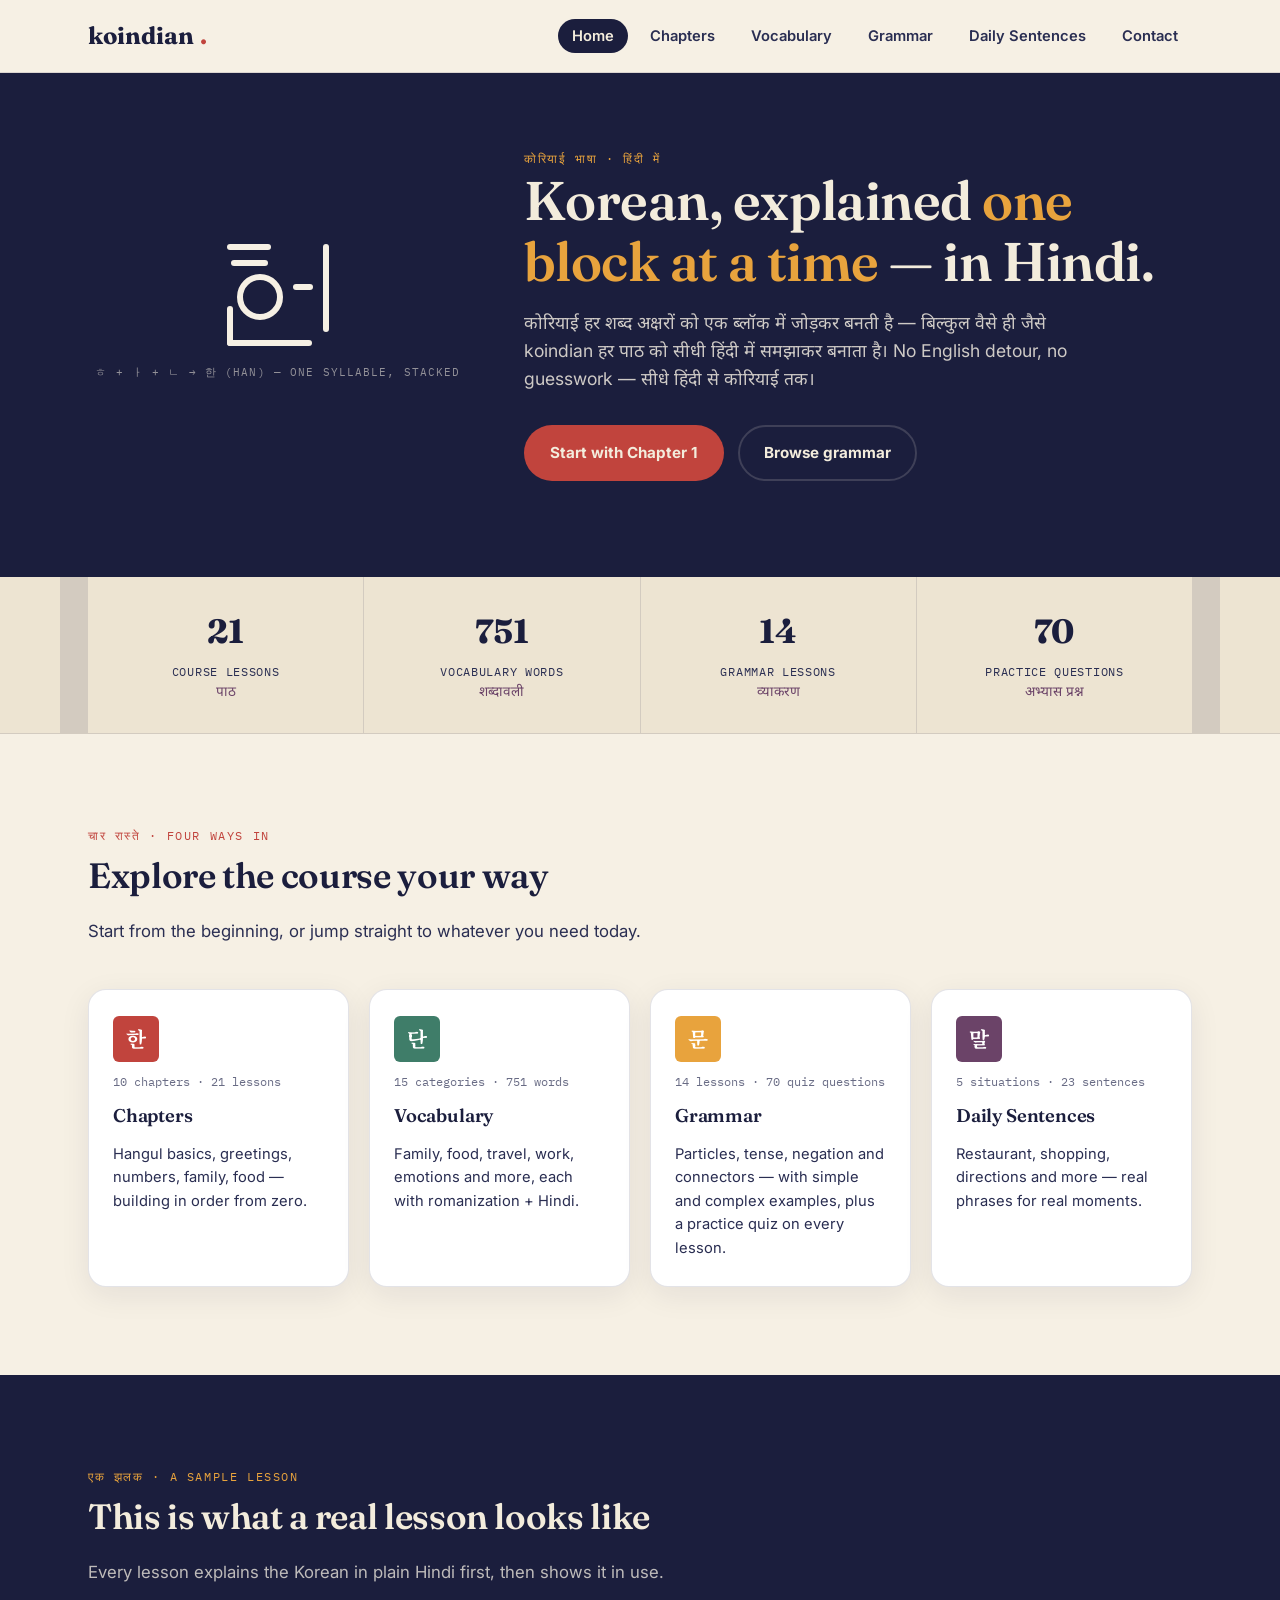
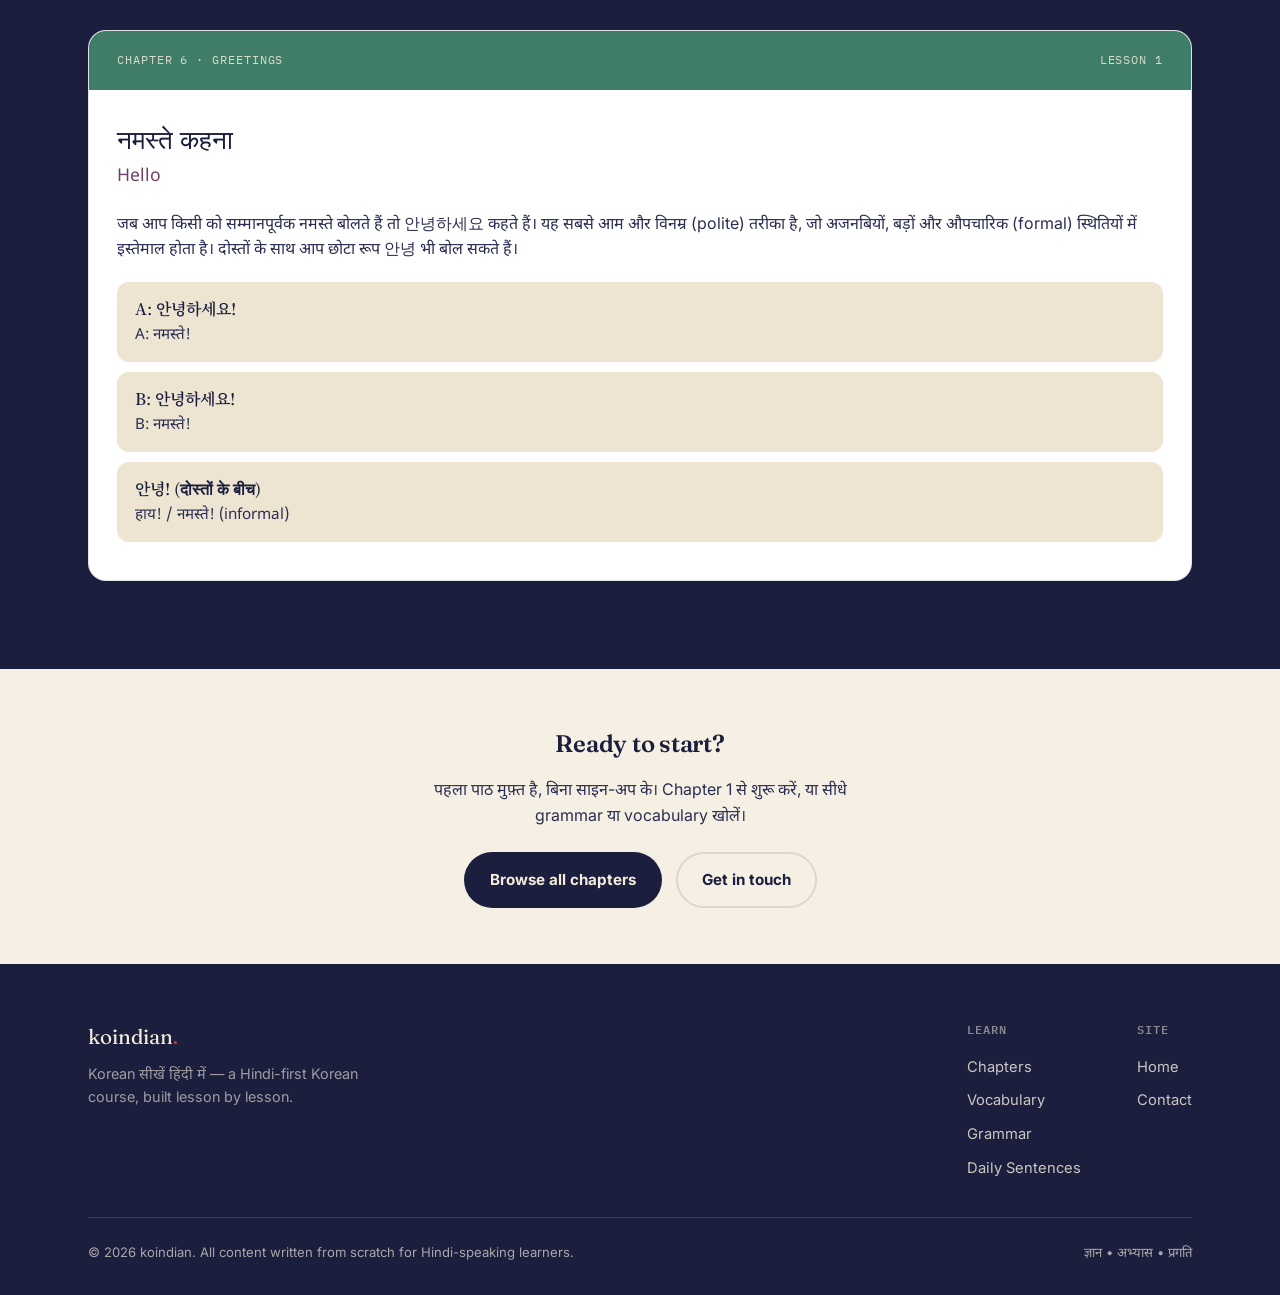
<file: index.html>
<!DOCTYPE html>
<html lang="en">
<head>
<meta charset="UTF-8">
<meta name="viewport" content="width=device-width, initial-scale=1.0">
<title>koindian — Korean सीखें हिंदी में</title>
<meta name="description" content="A Hindi-first Korean course: chapters, vocabulary, grammar and daily sentences, explained entirely in Hindi.">
<link rel="preconnect" href="https://fonts.googleapis.com">
<link rel="preconnect" href="https://fonts.gstatic.com" crossorigin>
<link href="https://fonts.googleapis.com/css2?family=Fraunces:opsz,wght@9..144,500;9..144,600;9..144,700&family=Inter:wght@400;500;600;700&family=Noto+Serif+KR:wght@500;600;700&family=Noto+Sans+Devanagari:wght@400;500;600;700&family=IBM+Plex+Mono:wght@500;600&display=swap" rel="stylesheet">
<link rel="stylesheet" href="css/style.css">
</head>
<body>

<nav class="site-nav" id="site-nav"></nav>

<header class="hero">
  <div class="wrap">
    <div>
      <div class="hangul-build" aria-hidden="true">
        <div class="stroke s1"></div>
        <div class="stroke s2"></div>
        <div class="stroke s3"></div>
        <div class="stroke s4"></div>
        <div class="stroke s5"></div>
        <div class="stroke s6"></div>
        <div class="stroke s7"></div>
      </div>
      <div class="hangul-caption">ㅎ + ㅏ + ㄴ → 한 (han) — one syllable, stacked</div>
    </div>
    <div>
      <div class="eyebrow" style="color:var(--marigold);">कोरियाई भाषा · हिंदी में</div>
      <h1>Korean, explained <span class="accent">one block at a time</span> — in Hindi.</h1>
      <p class="lede">
        कोरियाई हर शब्द अक्षरों को एक ब्लॉक में जोड़कर बनती है — बिल्कुल वैसे ही जैसे koindian हर पाठ को
        सीधी हिंदी में समझाकर बनाता है। No English detour, no guesswork — सीधे हिंदी से कोरियाई तक।
      </p>
      <div class="btn-row">
        <a href="chapters.html" class="btn btn-primary">Start with Chapter 1</a>
        <a href="grammar.html" class="btn btn-ghost">Browse grammar</a>
      </div>
    </div>
  </div>
</header>

<section class="stats">
  <div class="wrap">
    <div class="stat-plaque">
      <div class="num">21</div>
      <div class="label">Course Lessons</div>
      <div class="label-hi">पाठ</div>
    </div>
    <div class="stat-plaque">
      <div class="num">751</div>
      <div class="label">Vocabulary Words</div>
      <div class="label-hi">शब्दावली</div>
    </div>
    <div class="stat-plaque">
      <div class="num">14</div>
      <div class="label">Grammar Lessons</div>
      <div class="label-hi">व्याकरण</div>
    </div>
    <div class="stat-plaque">
      <div class="num">70</div>
      <div class="label">Practice Questions</div>
      <div class="label-hi">अभ्यास प्रश्न</div>
    </div>
  </div>
</section>

<section class="section">
  <div class="wrap">
    <div class="section-header">
      <div class="eyebrow">चार रास्ते · Four ways in</div>
      <h2>Explore the course your way</h2>
      <p>Start from the beginning, or jump straight to whatever you need today.</p>
    </div>
    <div class="path-grid">
      <a class="path-card" href="chapters.html">
        <div class="glyph" style="background:var(--red);">한</div>
        <div class="count">10 chapters · 21 lessons</div>
        <h3>Chapters</h3>
        <p>Hangul basics, greetings, numbers, family, food — building in order from zero.</p>
      </a>
      <a class="path-card" href="vocabulary.html">
        <div class="glyph" style="background:var(--jade);">단</div>
        <div class="count">15 categories · 751 words</div>
        <h3>Vocabulary</h3>
        <p>Family, food, travel, work, emotions and more, each with romanization + Hindi.</p>
      </a>
      <a class="path-card" href="grammar.html">
        <div class="glyph" style="background:var(--marigold);">문</div>
        <div class="count">14 lessons · 70 quiz questions</div>
        <h3>Grammar</h3>
        <p>Particles, tense, negation and connectors — with simple and complex examples, plus a practice quiz on every lesson.</p>
      </a>
      <a class="path-card" href="sentences.html">
        <div class="glyph" style="background:var(--plum);">말</div>
        <div class="count">5 situations · 23 sentences</div>
        <h3>Daily Sentences</h3>
        <p>Restaurant, shopping, directions and more — real phrases for real moments.</p>
      </a>
    </div>
  </div>
</section>

<section class="section section-ink">
  <div class="wrap">
    <div class="section-header">
      <div class="eyebrow" style="color:var(--marigold);">एक झलक · A sample lesson</div>
      <h2>This is what a real lesson looks like</h2>
      <p>Every lesson explains the Korean in plain Hindi first, then shows it in use.</p>
    </div>
    <div class="preview-card">
      <div class="preview-head">
        <span class="tag">Chapter 6 · Greetings</span>
        <span class="tag">Lesson 1</span>
      </div>
      <div class="preview-body" id="preview-lesson"></div>
    </div>
  </div>
</section>

<section class="section-tight">
  <div class="wrap center">
    <h2 style="margin-bottom:14px;">Ready to start?</h2>
    <p style="max-width:46ch;margin:0 auto 24px;color:var(--ink-soft);">पहला पाठ मुफ़्त है, बिना साइन-अप के। Chapter 1 से शुरू करें, या सीधे grammar या vocabulary खोलें।</p>
    <div class="btn-row" style="justify-content:center;">
      <a href="chapters.html" class="btn btn-ink">Browse all chapters</a>
      <a href="contact.html" class="btn btn-ghost" style="border-color:var(--line);color:var(--ink);">Get in touch</a>
    </div>
  </div>
</section>

<footer class="site-footer" id="site-footer"></footer>

<script src="js/data.js"></script>
<script src="js/app.js"></script>
<script>
  document.addEventListener("DOMContentLoaded", () => {
    const lesson = KOINDIAN.chapters.find(c => c.id === "ch6").lessons[0];
    const mount = document.getElementById("preview-lesson");
    mount.innerHTML = `
      <div class="ko-line">${lesson.titleKo}</div>
      <div class="hi-line">${lesson.title}</div>
      <p style="color:var(--ink-soft);margin-bottom:20px;">${lesson.explanationHi}</p>
      ${lesson.examples.map(ex => `
        <div class="example-bubble">
          <div class="ko">${ex.ko}</div>
          <div class="hi">${ex.hi}</div>
        </div>
      `).join("")}
    `;
  });
</script>
</body>
</html>
</file>
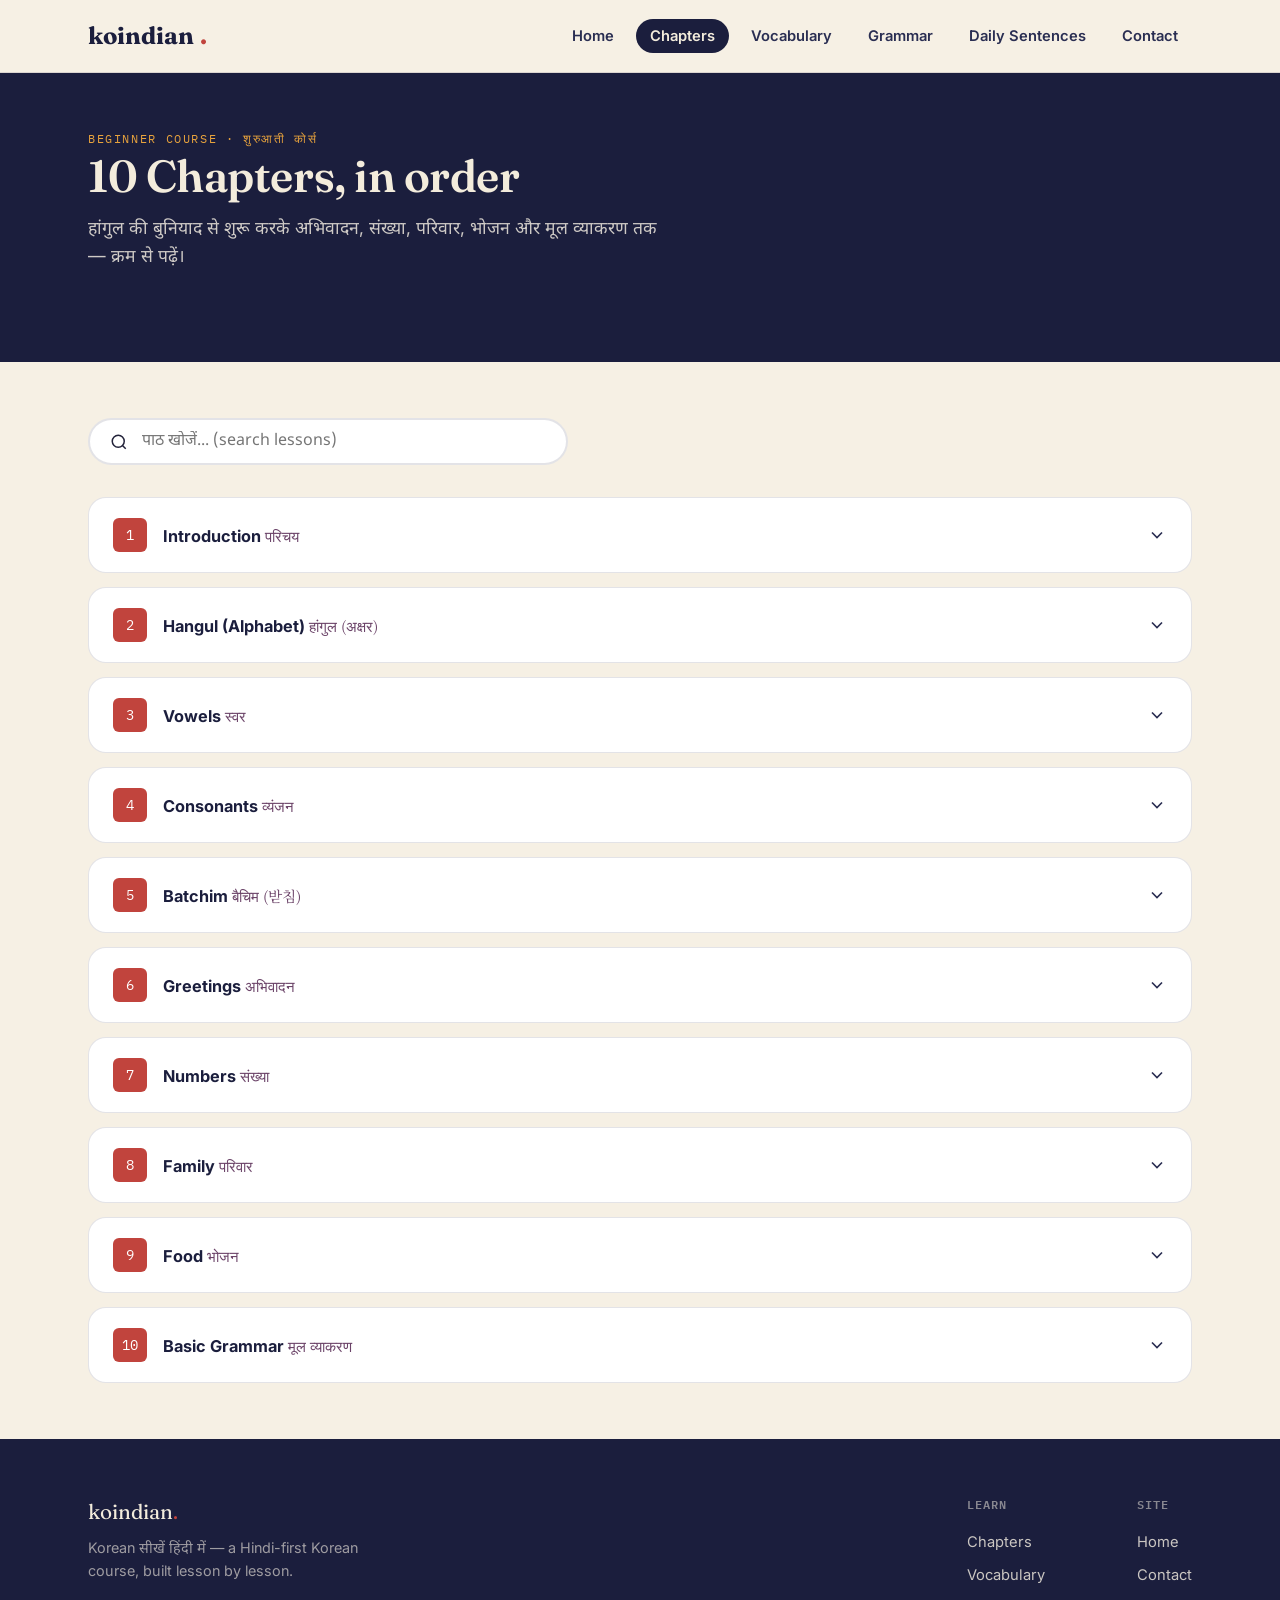
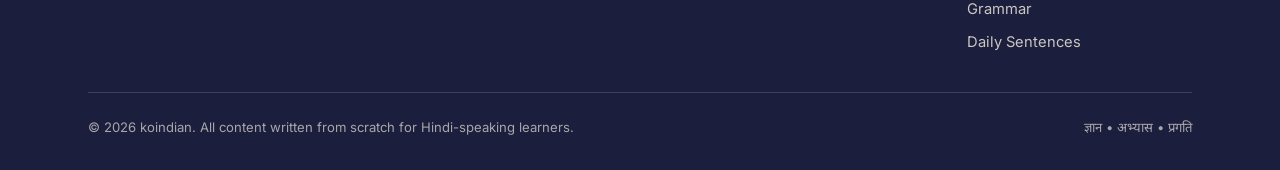
<file: chapters.html>
<!DOCTYPE html>
<html lang="en">
<head>
<meta charset="UTF-8">
<meta name="viewport" content="width=device-width, initial-scale=1.0">
<title>Chapters — koindian</title>
<meta name="description" content="10 chapters, 21 lessons — Hangul basics through beginner grammar, explained in Hindi.">
<link rel="preconnect" href="https://fonts.googleapis.com">
<link rel="preconnect" href="https://fonts.gstatic.com" crossorigin>
<link href="https://fonts.googleapis.com/css2?family=Fraunces:opsz,wght@9..144,500;9..144,600;9..144,700&family=Inter:wght@400;500;600;700&family=Noto+Serif+KR:wght@500;600;700&family=Noto+Sans+Devanagari:wght@400;500;600;700&family=IBM+Plex+Mono:wght@500;600&display=swap" rel="stylesheet">
<link rel="stylesheet" href="css/style.css">
</head>
<body>

<nav class="site-nav" id="site-nav"></nav>

<header class="hero" style="padding:52px 0 60px;">
  <div class="wrap" style="grid-template-columns:1fr;">
    <div>
      <div class="eyebrow" style="color:var(--marigold);">Beginner Course · शुरुआती कोर्स</div>
      <h1 style="font-size:clamp(2rem,4vw,2.8rem);">10 Chapters, in order</h1>
      <p class="lede">हांगुल की बुनियाद से शुरू करके अभिवादन, संख्या, परिवार, भोजन और मूल व्याकरण तक — क्रम से पढ़ें।</p>
    </div>
  </div>
</header>

<section class="section-tight">
  <div class="wrap">
    <div class="search-box" style="margin-bottom:32px;">
      <svg width="18" height="18" viewBox="0 0 24 24" fill="none" stroke="currentColor" stroke-width="2"><circle cx="11" cy="11" r="8"/><line x1="21" y1="21" x2="16.65" y2="16.65"/></svg>
      <input type="text" id="chapter-search" placeholder="पाठ खोजें... (search lessons)">
    </div>
    <div class="acc-list" id="chapter-list"></div>
  </div>
</section>

<footer class="site-footer" id="site-footer"></footer>

<script src="js/data.js"></script>
<script src="js/app.js"></script>
<script>
document.addEventListener("DOMContentLoaded", () => {
  const listEl = document.getElementById("chapter-list");

  function lessonRowHTML(chapter, lesson, idx) {
    return `
      <div>
        <div class="lesson-row" onclick="toggleLessonDetail(this)">
          <span class="dot"></span>
          <div style="flex:1;">
            <div class="en">${idx + 1}. ${lesson.title}</div>
            <div class="ko kr">${lesson.titleKo}</div>
          </div>
        </div>
        <div class="lesson-detail">
          <span class="explain-label">Explanation · व्याख्या</span>
          <p class="explain hi">${lesson.explanationHi}</p>
          ${lesson.examples.map(ex => `
            <div class="example-bubble">
              <div class="ko kr">${ex.ko}</div>
              <div class="hi">${ex.hi}</div>
            </div>
          `).join("")}
        </div>
      </div>
    `;
  }

  function render(filter) {
    const f = (filter || "").trim().toLowerCase();
    listEl.innerHTML = "";
    KOINDIAN.chapters.forEach((chapter) => {
      const matchingLessons = chapter.lessons.filter(l =>
        !f ||
        l.title.toLowerCase().includes(f) ||
        l.titleKo.includes(filter || "") ||
        l.explanationHi.includes(filter || "")
      );
      if (f && matchingLessons.length === 0) return;

      const item = document.createElement("div");
      item.className = "acc-item" + (f ? " open" : "");
      item.innerHTML = `
        <button class="acc-trigger" onclick="toggleAccordion(this)" aria-expanded="${f ? "true" : "false"}">
          <span class="acc-number">${chapter.number}</span>
          <span class="acc-title">
            <span class="en">${chapter.title}</span>
            <span class="ko kr">${chapter.titleKo}</span>
          </span>
          <svg class="acc-chevron" width="20" height="20" viewBox="0 0 24 24" fill="none" stroke="currentColor" stroke-width="2"><polyline points="6 9 12 15 18 9"/></svg>
        </button>
        <div class="acc-panel">
          <div class="acc-panel-inner">
            ${matchingLessons.map((l, i) => lessonRowHTML(chapter, l, chapter.lessons.indexOf(l))).join("")}
          </div>
        </div>
      `;
      listEl.appendChild(item);
    });
    if (listEl.children.length === 0) {
      listEl.innerHTML = `<div class="empty-state"><p class="hi">कोई पाठ नहीं मिला।</p></div>`;
    }
  }

  render("");
  document.getElementById("chapter-search").addEventListener("input", (e) => render(e.target.value));
});
</script>
</body>
</html>
</file>
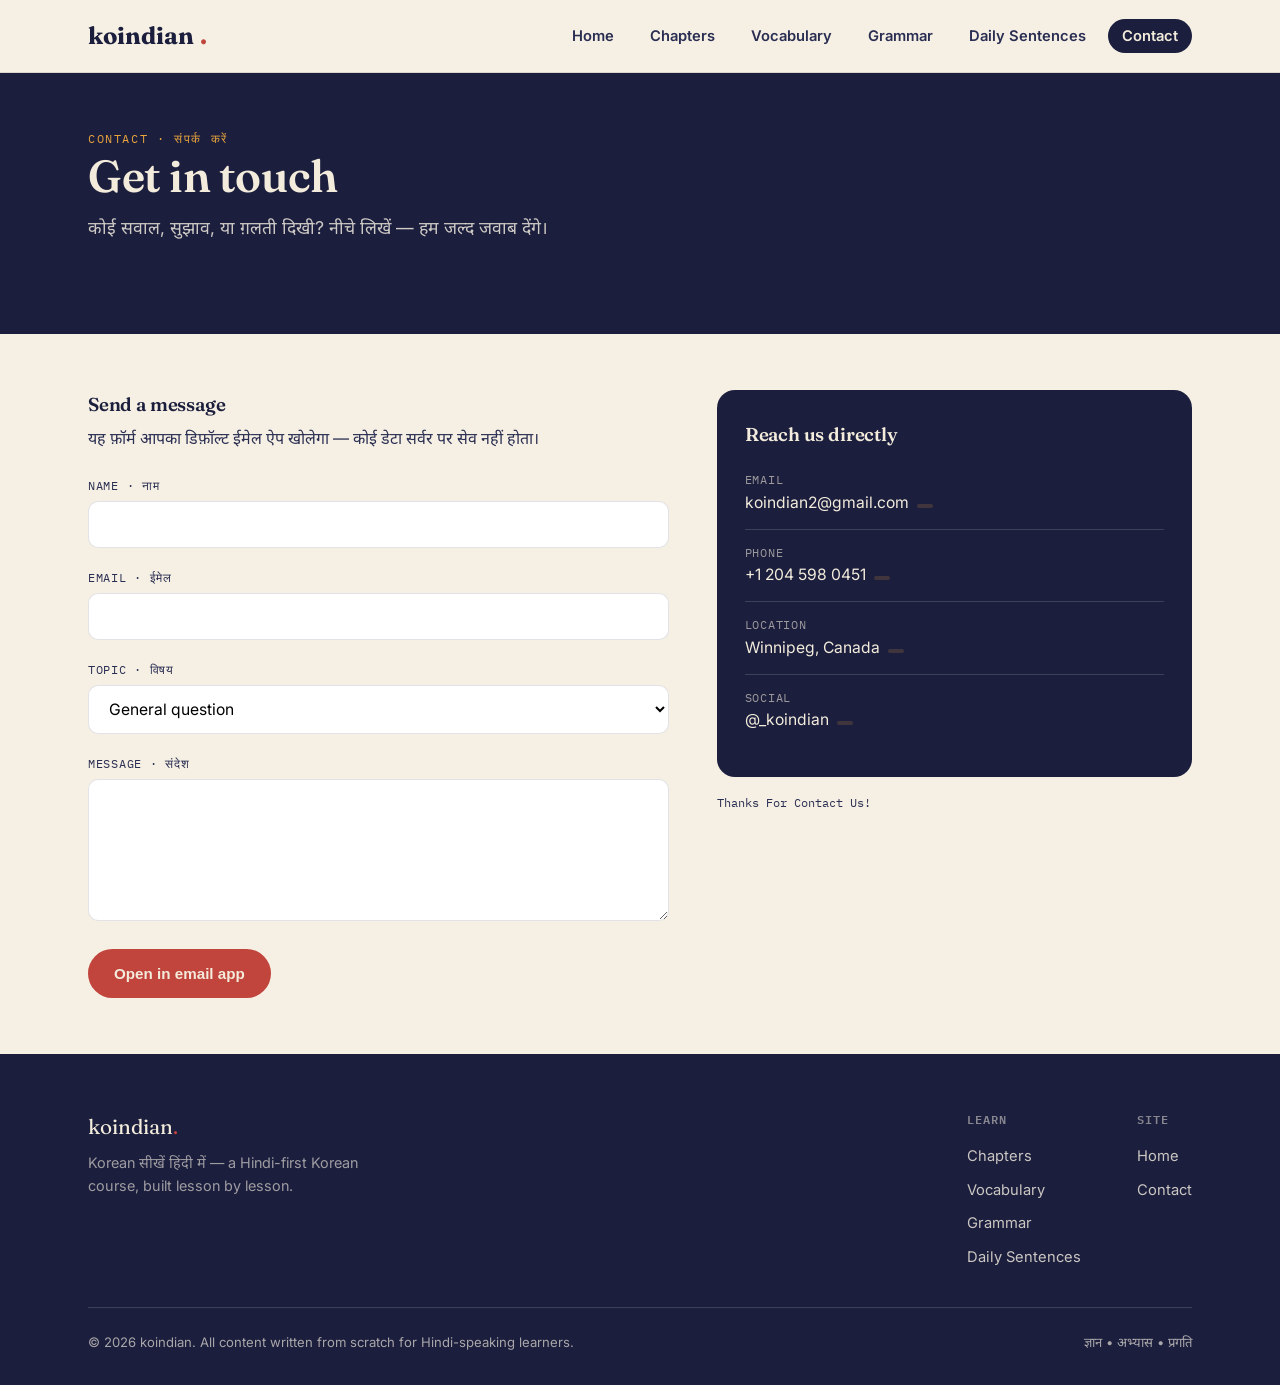
<file: contact.html>
<!DOCTYPE html>
<html lang="en">
<head>
<meta charset="UTF-8">
<meta name="viewport" content="width=device-width, initial-scale=1.0">
<title>Contact — koindian</title>
<meta name="description" content="Get in touch with the koindian team.">
<link rel="preconnect" href="https://fonts.googleapis.com">
<link rel="preconnect" href="https://fonts.gstatic.com" crossorigin>
<link href="https://fonts.googleapis.com/css2?family=Fraunces:opsz,wght@9..144,500;9..144,600;9..144,700&family=Inter:wght@400;500;600;700&family=Noto+Serif+KR:wght@500;600;700&family=Noto+Sans+Devanagari:wght@400;500;600;700&family=IBM+Plex+Mono:wght@500;600&display=swap" rel="stylesheet">
<link rel="stylesheet" href="css/style.css">
</head>
<body>

<nav class="site-nav" id="site-nav"></nav>

<header class="hero" style="padding:52px 0 60px;">
  <div class="wrap" style="grid-template-columns:1fr;">
    <div>
      <div class="eyebrow" style="color:var(--marigold);">Contact · संपर्क करें</div>
      <h1 style="font-size:clamp(2rem,4vw,2.8rem);">Get in touch</h1>
      <p class="lede">कोई सवाल, सुझाव, या ग़लती दिखी? नीचे लिखें — हम जल्द जवाब देंगे।</p>
    </div>
  </div>
</header>

<section class="section-tight">
  <div class="wrap contact-grid">
    <div>
      <h3 style="margin-bottom:6px;">Send a message</h3>
      <p style="color:var(--ink-soft);margin-bottom:24px;">यह फ़ॉर्म आपका डिफ़ॉल्ट ईमेल ऐप खोलेगा — कोई डेटा सर्वर पर सेव नहीं होता।</p>
      <form id="contact-form">
        <div class="field">
          <label for="name">Name · नाम</label>
          <input type="text" id="name" name="name" required>
        </div>
        <div class="field">
          <label for="email">Email · ईमेल</label>
          <input type="email" id="email" name="email" required>
        </div>
        <div class="field">
          <label for="topic">Topic · विषय</label>
          <select id="topic" name="topic">
            <option>General question</option>
            <option>Found a mistake in a lesson</option>
            <option>Suggest a new topic</option>
            <option>Something else</option>
          </select>
        </div>
        <div class="field">
          <label for="message">Message · संदेश</label>
          <textarea id="message" name="message" rows="6" required></textarea>
        </div>
        <button type="submit" class="btn btn-primary">Open in email app</button>
      </form>
    </div>

    <div>
      <div class="contact-info-card">
        <h3>Reach us directly</h3>
        <div class="contact-line">
          <div>
            <div class="label">Email</div>
            <div class="value">koindian2@gmail.com<span class="placeholder-tag"></span></div>
          </div>
        </div>
        <div class="contact-line">
          <div>
            <div class="label">Phone</div>
            <div class="value">+1 204 598 0451<span class="placeholder-tag"></span></div>
          </div>
        </div>
        <div class="contact-line">
          <div>
            <div class="label">Location</div>
            <div class="value">Winnipeg, Canada<span class="placeholder-tag"></span></div>
          </div>
        </div>
        <div class="contact-line">
          <div>
            <div class="label">Social</div>
            <div class="value">@_koindian<span class="placeholder-tag"></span></div>
          </div>
        </div>
      </div>
      <p style="font-family:var(--font-mono);font-size:0.78rem;color:var(--ink-soft);margin-top:16px;">
        Thanks For Contact Us!
      </p>
    </div>
  </div>
</section>

<footer class="site-footer" id="site-footer"></footer>

<script src="js/data.js"></script>
<script src="js/app.js"></script>
<script>
document.getElementById("contact-form").addEventListener("submit", function (e) {
  e.preventDefault();
  const name = document.getElementById("name").value;
  const email = document.getElementById("email").value;
  const topic = document.getElementById("topic").value;
  const message = document.getElementById("message").value;
  const to = "hello@example.com"; // TODO: replace with your real address
  const subject = encodeURIComponent(`koindian contact — ${topic}`);
  const body = encodeURIComponent(`Name: ${name}\nEmail: ${email}\n\n${message}`);
  window.location.href = `mailto:${to}?subject=${subject}&body=${body}`;
});
</script>
</body>
</html>
</file>
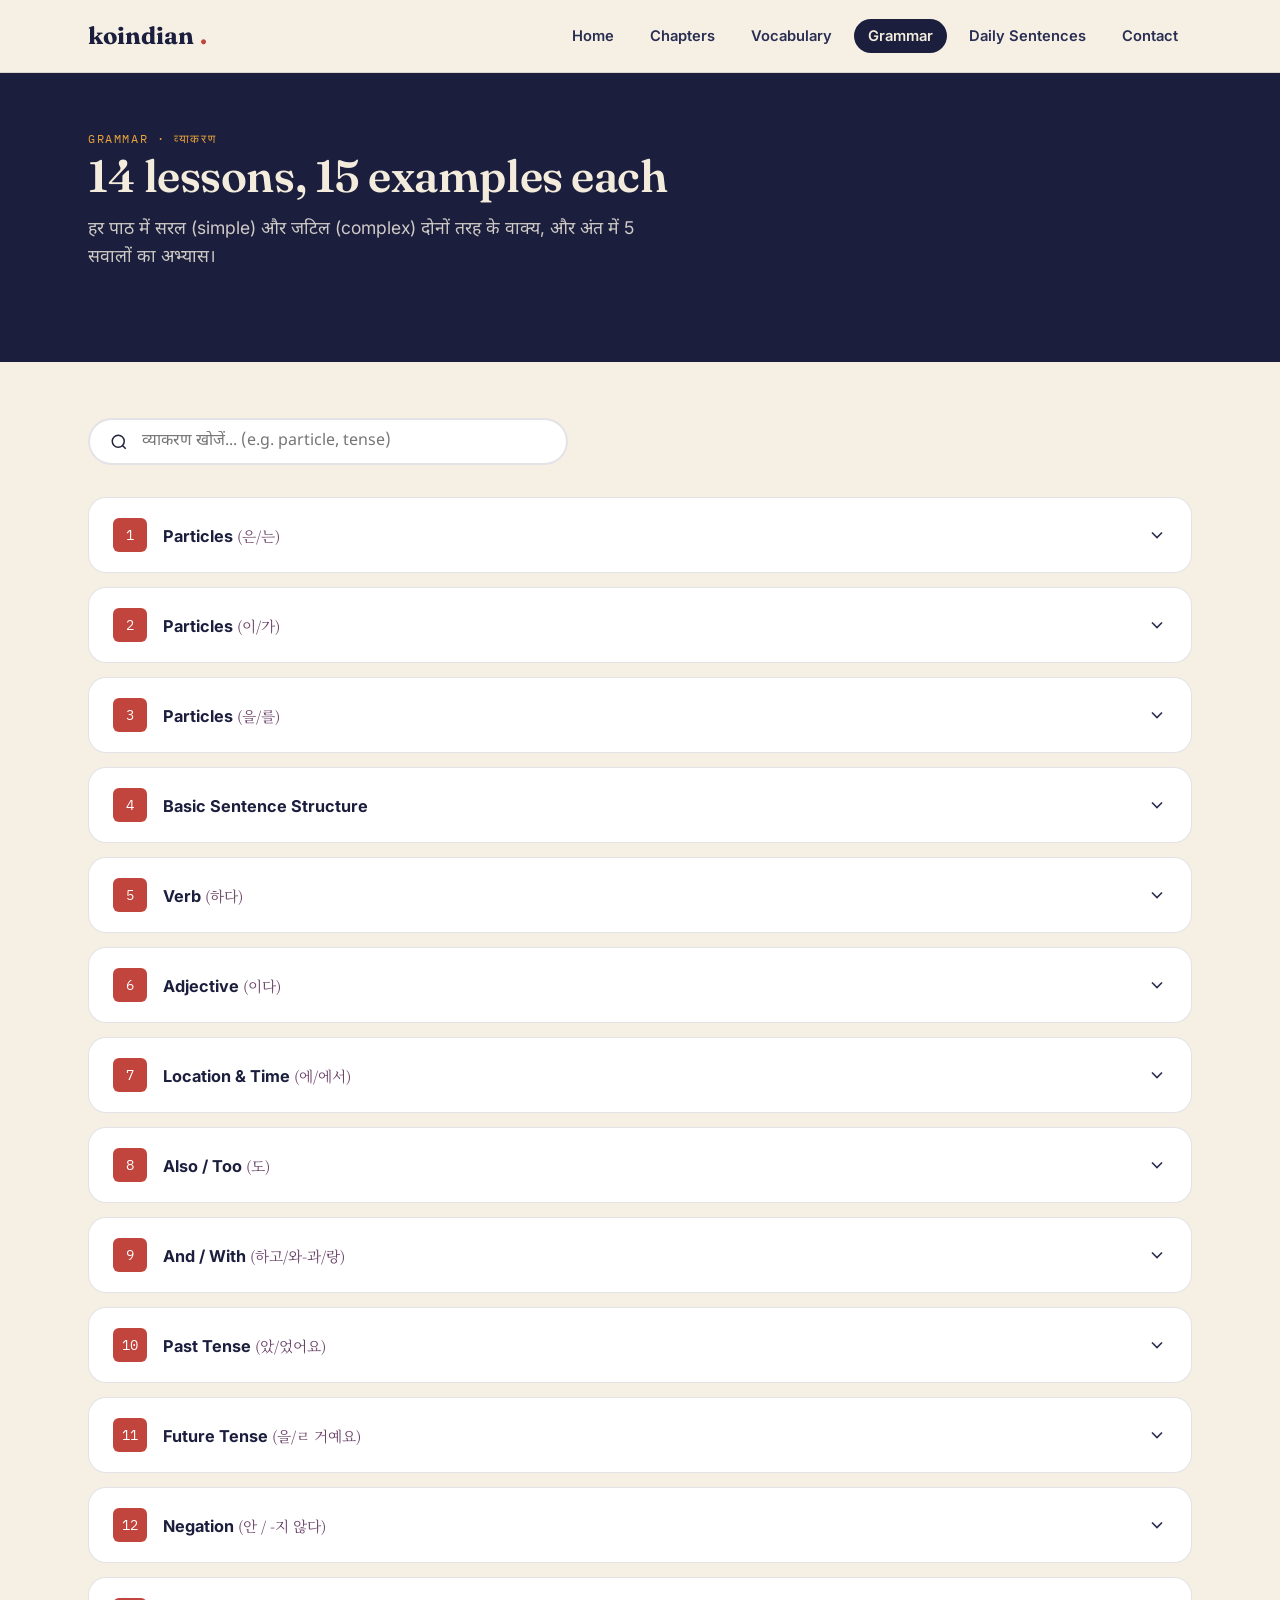
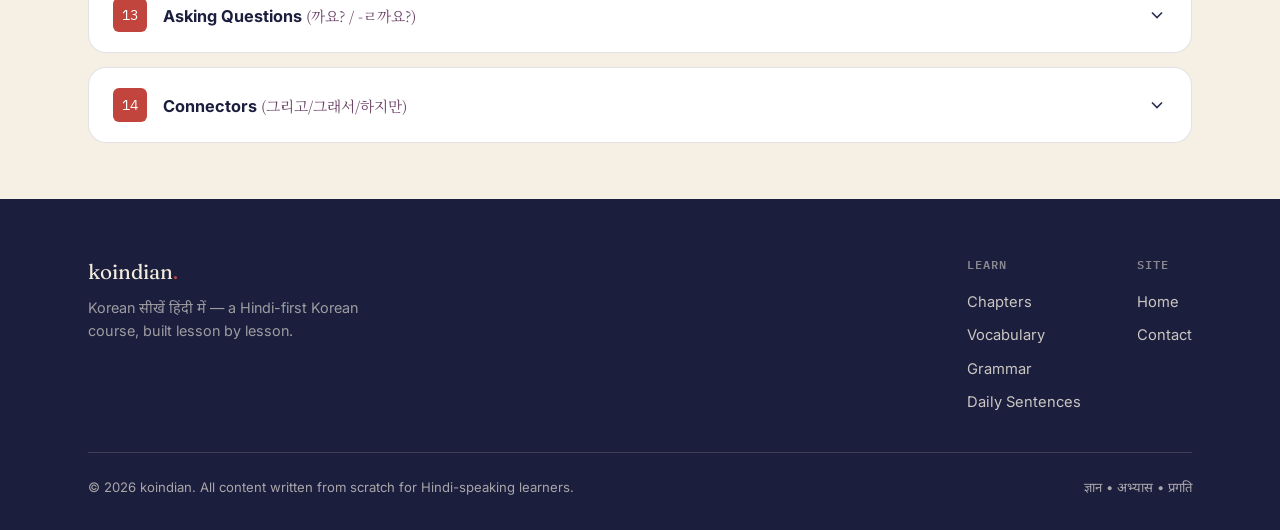
<file: grammar.html>
<!DOCTYPE html>
<html lang="en">
<head>
<meta charset="UTF-8">
<meta name="viewport" content="width=device-width, initial-scale=1.0">
<title>Grammar — koindian</title>
<meta name="description" content="14 grammar lessons with simple and complex example sentences, plus a 5-question practice quiz on every lesson.">
<link rel="preconnect" href="https://fonts.googleapis.com">
<link rel="preconnect" href="https://fonts.gstatic.com" crossorigin>
<link href="https://fonts.googleapis.com/css2?family=Fraunces:opsz,wght@9..144,500;9..144,600;9..144,700&family=Inter:wght@400;500;600;700&family=Noto+Serif+KR:wght@500;600;700&family=Noto+Sans+Devanagari:wght@400;500;600;700&family=IBM+Plex+Mono:wght@500;600&display=swap" rel="stylesheet">
<link rel="stylesheet" href="css/style.css">
</head>
<body>

<nav class="site-nav" id="site-nav"></nav>

<header class="hero" style="padding:52px 0 60px;">
  <div class="wrap" style="grid-template-columns:1fr;">
    <div>
      <div class="eyebrow" style="color:var(--marigold);">Grammar · व्याकरण</div>
      <h1 style="font-size:clamp(2rem,4vw,2.8rem);">14 lessons, 15 examples each</h1>
      <p class="lede">हर पाठ में सरल (simple) और जटिल (complex) दोनों तरह के वाक्य, और अंत में 5 सवालों का अभ्यास।</p>
    </div>
  </div>
</header>

<section class="section-tight">
  <div class="wrap">
    <div class="search-box" style="margin-bottom:32px;">
      <svg width="18" height="18" viewBox="0 0 24 24" fill="none" stroke="currentColor" stroke-width="2"><circle cx="11" cy="11" r="8"/><line x1="21" y1="21" x2="16.65" y2="16.65"/></svg>
      <input type="text" id="grammar-search" placeholder="व्याकरण खोजें... (e.g. particle, tense)">
    </div>
    <div class="acc-list" id="grammar-list"></div>
  </div>
</section>

<footer class="site-footer" id="site-footer"></footer>

<script src="js/data.js"></script>
<script src="js/app.js"></script>
<script>
document.addEventListener("DOMContentLoaded", () => {
  const listEl = document.getElementById("grammar-list");
  const searchEl = document.getElementById("grammar-search");

  function exampleGroupHTML(title, colorVar, examples) {
    if (examples.length === 0) return "";
    return `
      <div style="margin-bottom:18px;">
        <span class="explain-label" style="color:${colorVar};">${title}</span>
        ${examples.map(ex => `
          <div class="example-bubble">
            <div class="ko kr">${ex.ko}</div>
            <div class="hi">${ex.hi}</div>
          </div>
        `).join("")}
      </div>
    `;
  }

  function render(filter) {
    const f = (filter || "").trim().toLowerCase();
    const lessons = KOINDIAN.grammarLessons.filter(g =>
      !f ||
      g.title.toLowerCase().includes(f) ||
      g.titleParen.includes(filter || "") ||
      g.explanationHi.includes(filter || "")
    );

    listEl.innerHTML = "";
    lessons.forEach((lesson) => {
      const simple = lesson.examples.filter(e => e.level !== "complex" && e.level !== "medium");
      const medium = lesson.examples.filter(e => e.level === "medium");
      const complex = lesson.examples.filter(e => e.level === "complex");

      const item = document.createElement("div");
      item.className = "acc-item" + (f ? " open" : "");
      item.innerHTML = `
        <button class="acc-trigger" onclick="toggleAccordion(this)" aria-expanded="${f ? "true" : "false"}">
          <span class="acc-number">${lesson.number}</span>
          <span class="acc-title">
            <span class="en">${lesson.title}</span>
            <span class="ko kr">${lesson.titleParen}</span>
          </span>
          <svg class="acc-chevron" width="20" height="20" viewBox="0 0 24 24" fill="none" stroke="currentColor" stroke-width="2"><polyline points="6 9 12 15 18 9"/></svg>
        </button>
        <div class="acc-panel">
          <div class="acc-panel-inner">
            <span class="explain-label">Explanation · व्याख्या</span>
            <p class="explain hi">${lesson.explanationHi}</p>
            ${exampleGroupHTML("Simple Sentences · सरल वाक्य", "var(--jade)", simple)}
            ${exampleGroupHTML("Medium Sentences · मध्यम वाक्य", "var(--marigold)", medium)}
            ${exampleGroupHTML("Complex Sentences · जटिल वाक्य", "var(--red)", complex)}
            <div class="quiz-box" id="quiz-${lesson.id}"></div>
          </div>
        </div>
      `;
      listEl.appendChild(item);
      buildQuiz(item.querySelector(`#quiz-${lesson.id}`), lesson);
    });

    if (listEl.children.length === 0) {
      listEl.innerHTML = `<div class="empty-state"><p class="hi">कोई व्याकरण पाठ नहीं मिला।</p></div>`;
    }
  }

  render("");
  searchEl.addEventListener("input", (e) => render(e.target.value));
});
</script>
</body>
</html>
</file>
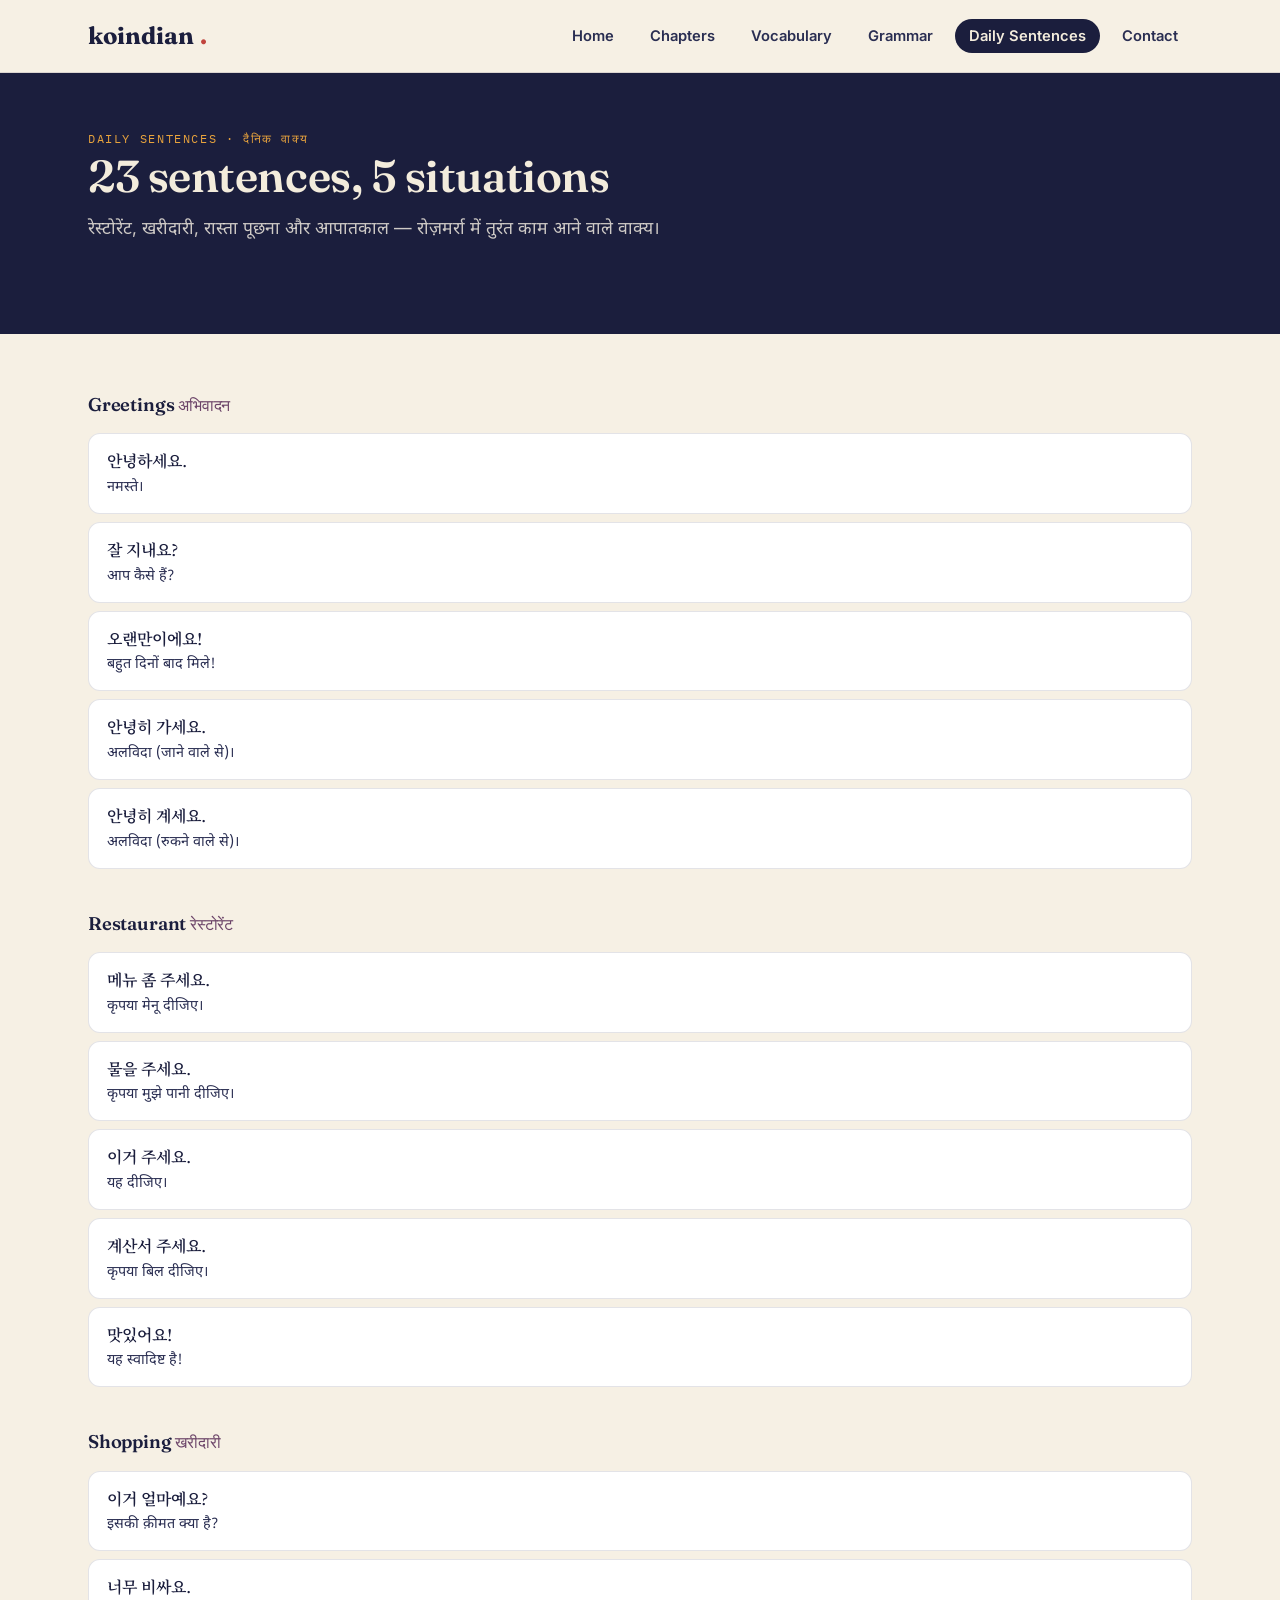
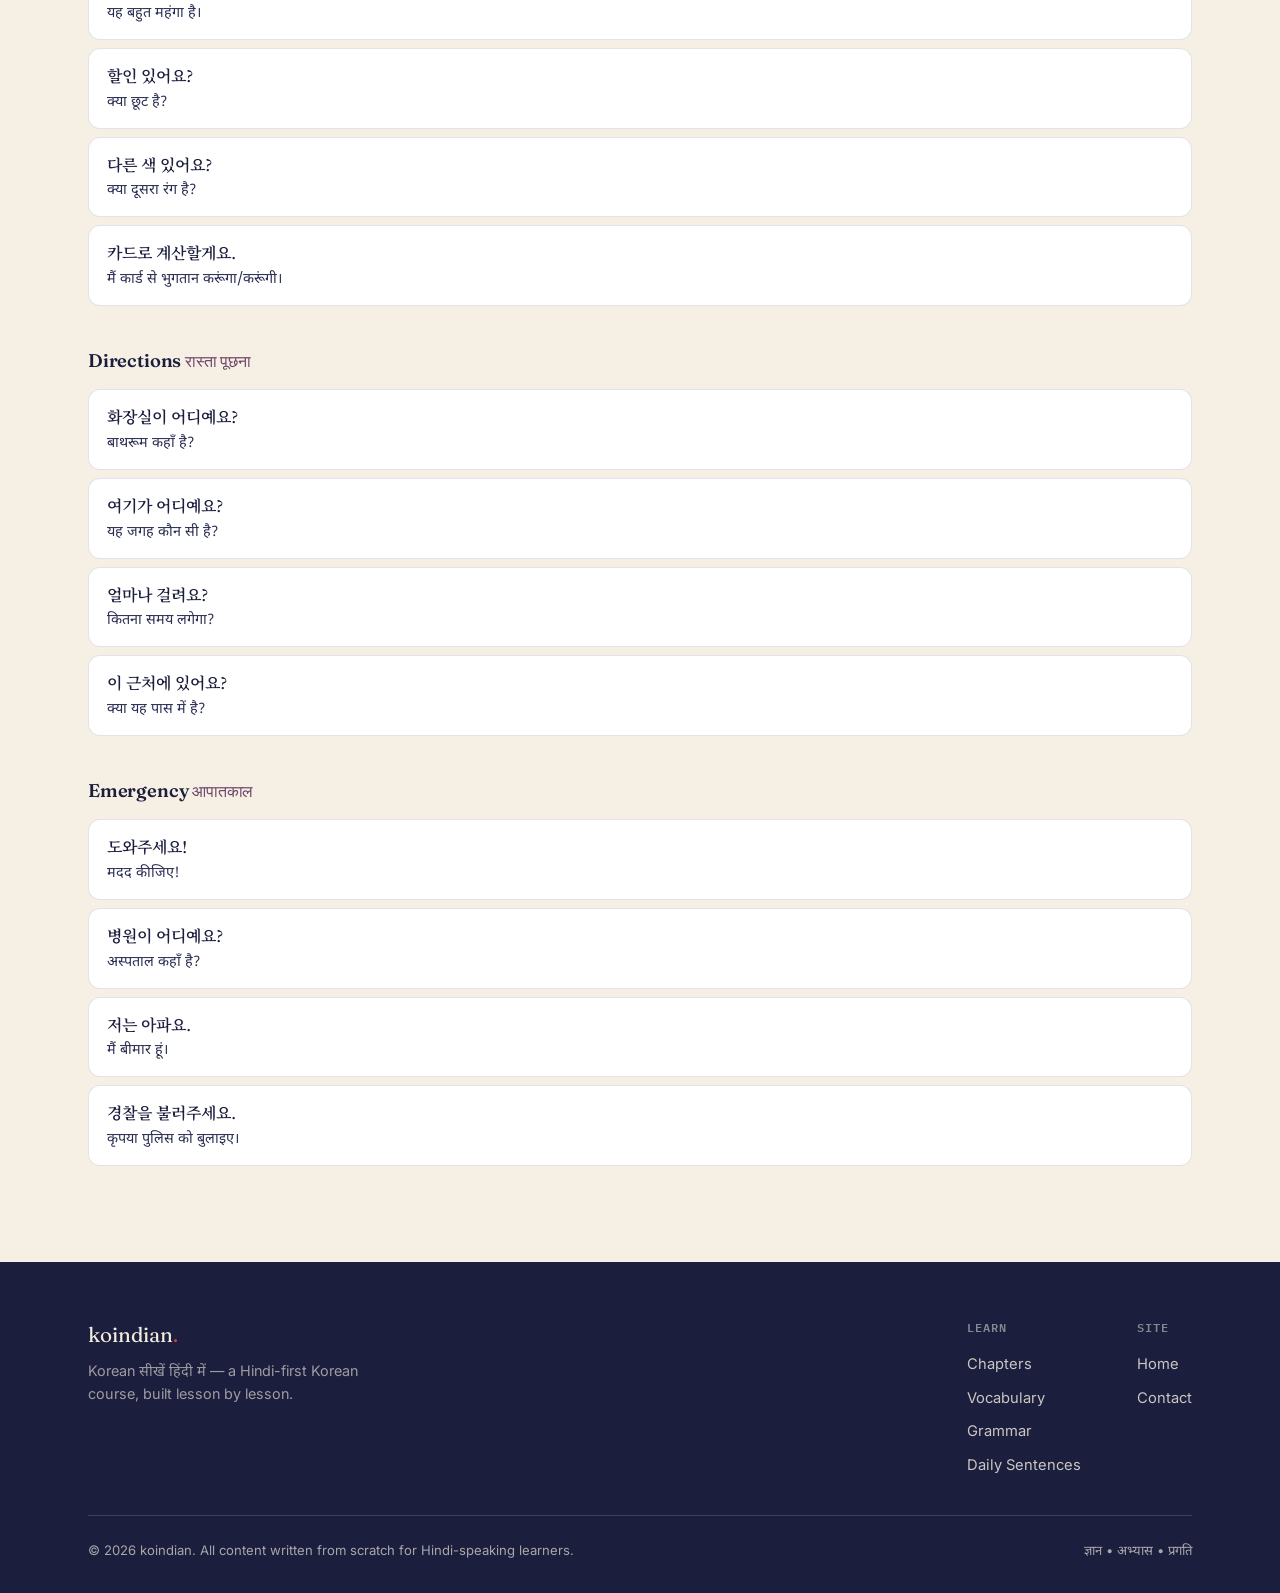
<file: sentences.html>
<!DOCTYPE html>
<html lang="en">
<head>
<meta charset="UTF-8">
<meta name="viewport" content="width=device-width, initial-scale=1.0">
<title>Daily Sentences — koindian</title>
<meta name="description" content="Real Korean sentences for everyday situations — restaurant, shopping, directions, and more.">
<link rel="preconnect" href="https://fonts.googleapis.com">
<link rel="preconnect" href="https://fonts.gstatic.com" crossorigin>
<link href="https://fonts.googleapis.com/css2?family=Fraunces:opsz,wght@9..144,500;9..144,600;9..144,700&family=Inter:wght@400;500;600;700&family=Noto+Serif+KR:wght@500;600;700&family=Noto+Sans+Devanagari:wght@400;500;600;700&family=IBM+Plex+Mono:wght@500;600&display=swap" rel="stylesheet">
<link rel="stylesheet" href="css/style.css">
</head>
<body>

<nav class="site-nav" id="site-nav"></nav>

<header class="hero" style="padding:52px 0 60px;">
  <div class="wrap" style="grid-template-columns:1fr;">
    <div>
      <div class="eyebrow" style="color:var(--marigold);">Daily Sentences · दैनिक वाक्य</div>
      <h1 style="font-size:clamp(2rem,4vw,2.8rem);">23 sentences, 5 situations</h1>
      <p class="lede">रेस्टोरेंट, खरीदारी, रास्ता पूछना और आपातकाल — रोज़मर्रा में तुरंत काम आने वाले वाक्य।</p>
    </div>
  </div>
</header>

<section class="section-tight">
  <div class="wrap" id="sentence-groups"></div>
</section>

<footer class="site-footer" id="site-footer"></footer>

<script src="js/data.js"></script>
<script src="js/app.js"></script>
<script>
document.addEventListener("DOMContentLoaded", () => {
  const mount = document.getElementById("sentence-groups");
  mount.innerHTML = KOINDIAN.dailySentenceGroups.map(group => `
    <div style="margin-bottom:40px;">
      <h3 style="font-size:1.15rem;margin-bottom:14px;">${group.title} <span class="kr" style="color:var(--plum);font-size:1rem;font-weight:500;">${group.titleKo}</span></h3>
      ${group.sentences.map(s => `
        <div class="sentence-row">
          <div>
            <div class="ko kr">${s.ko}</div>
            <div class="hi">${s.hi}</div>
          </div>
        </div>
      `).join("")}
    </div>
  `).join("");
});
</script>
</body>
</html>
</file>
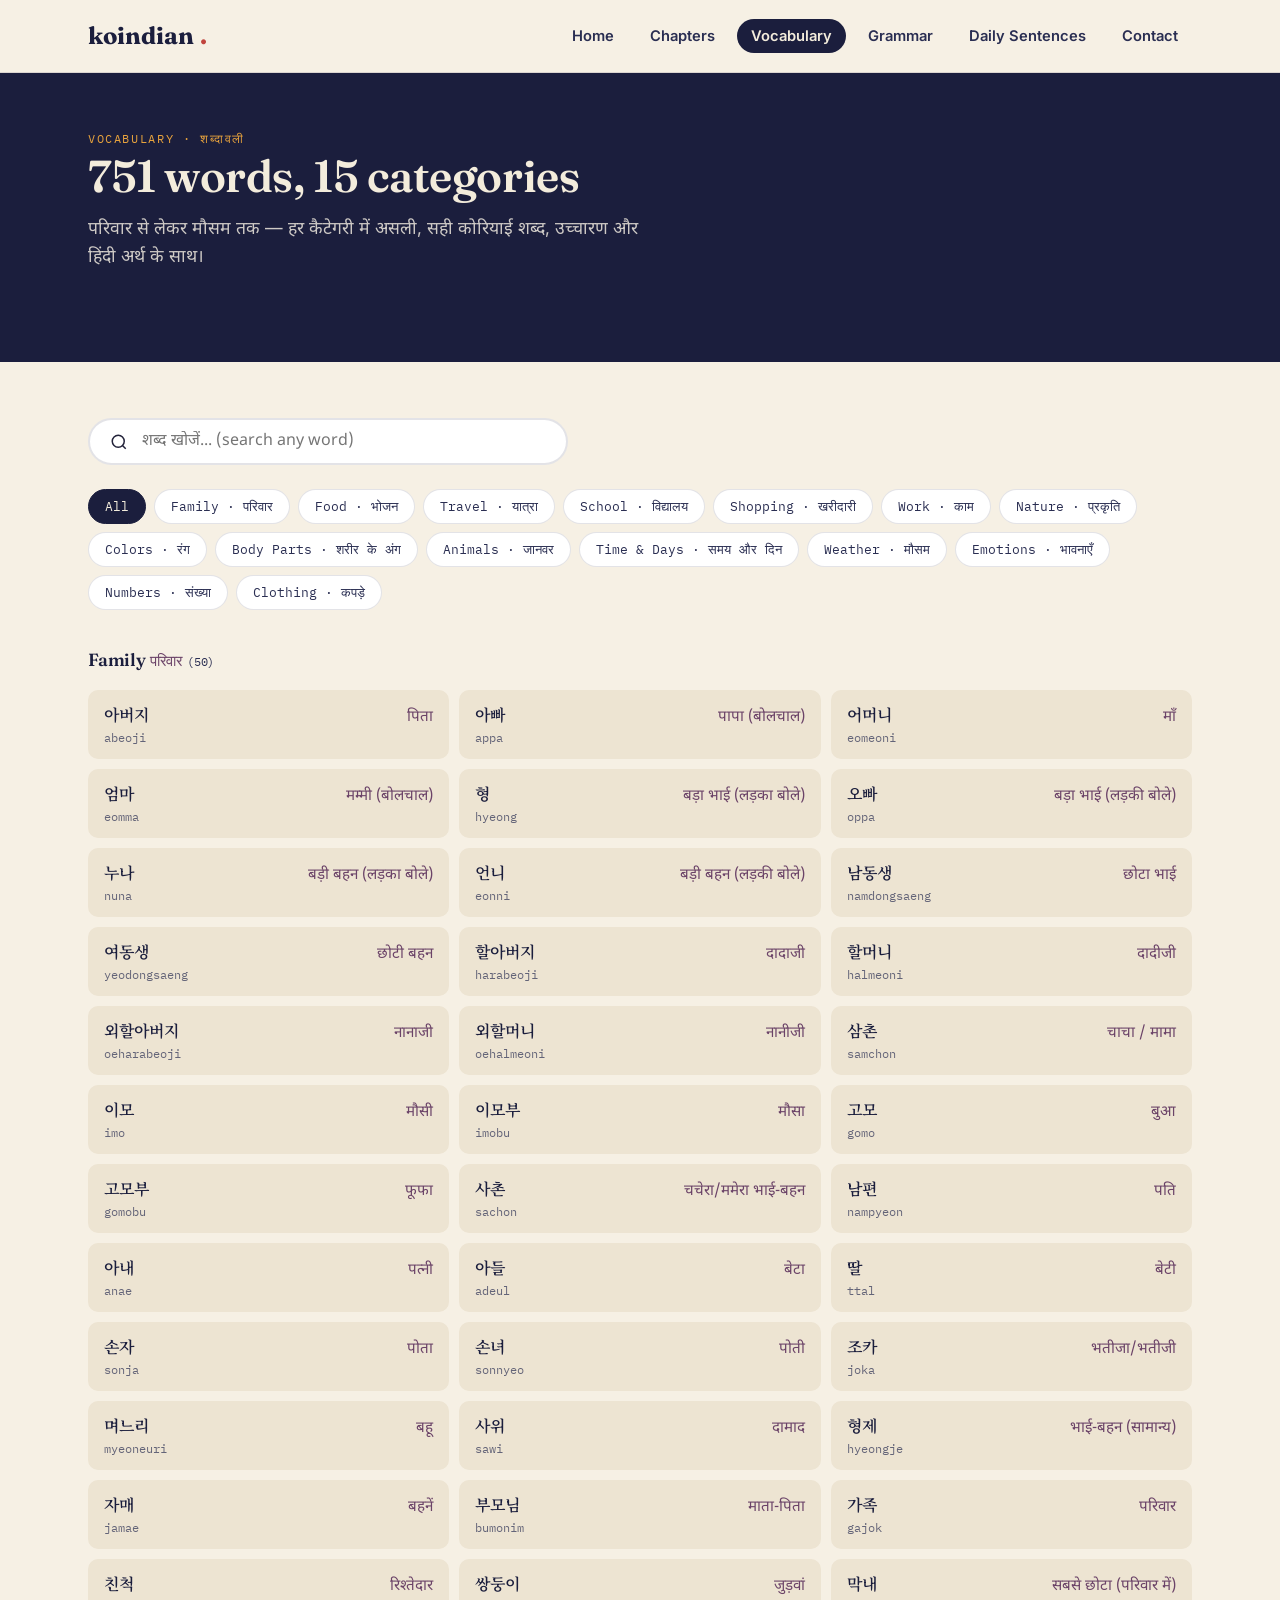
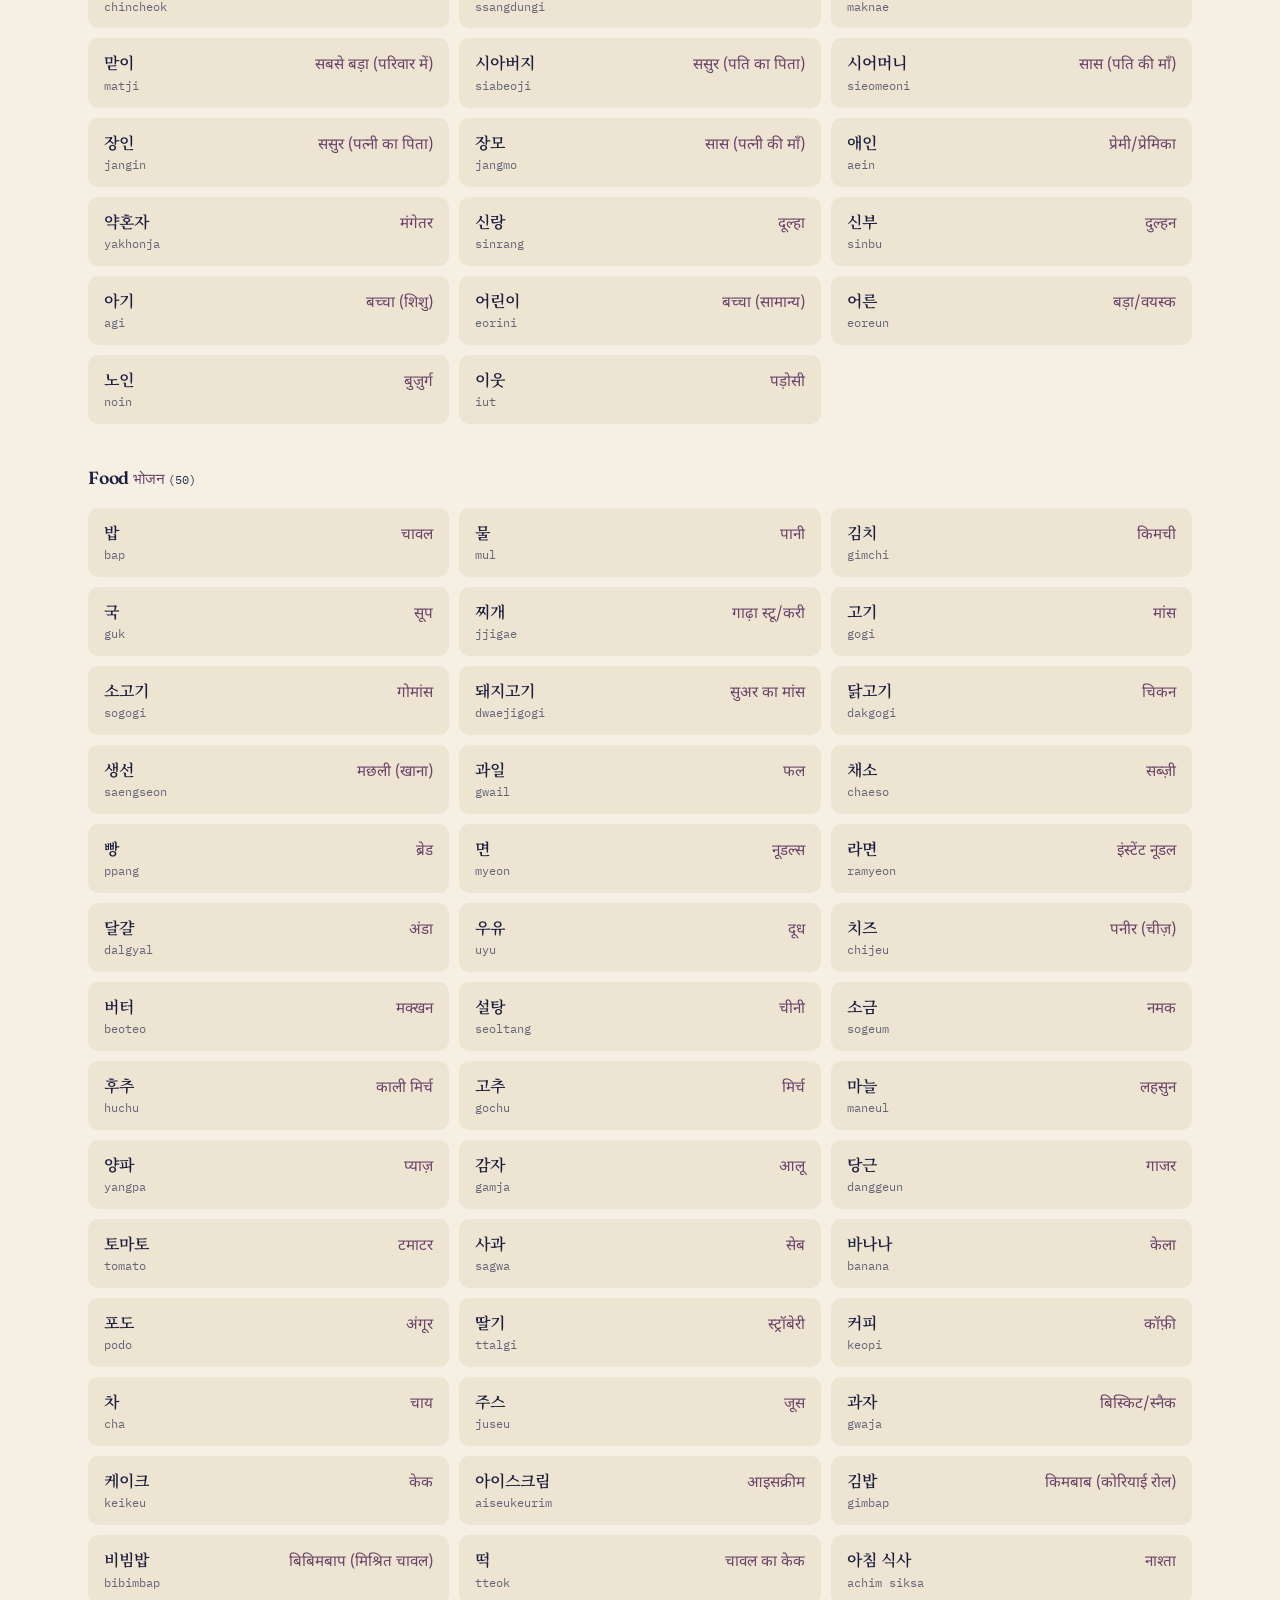
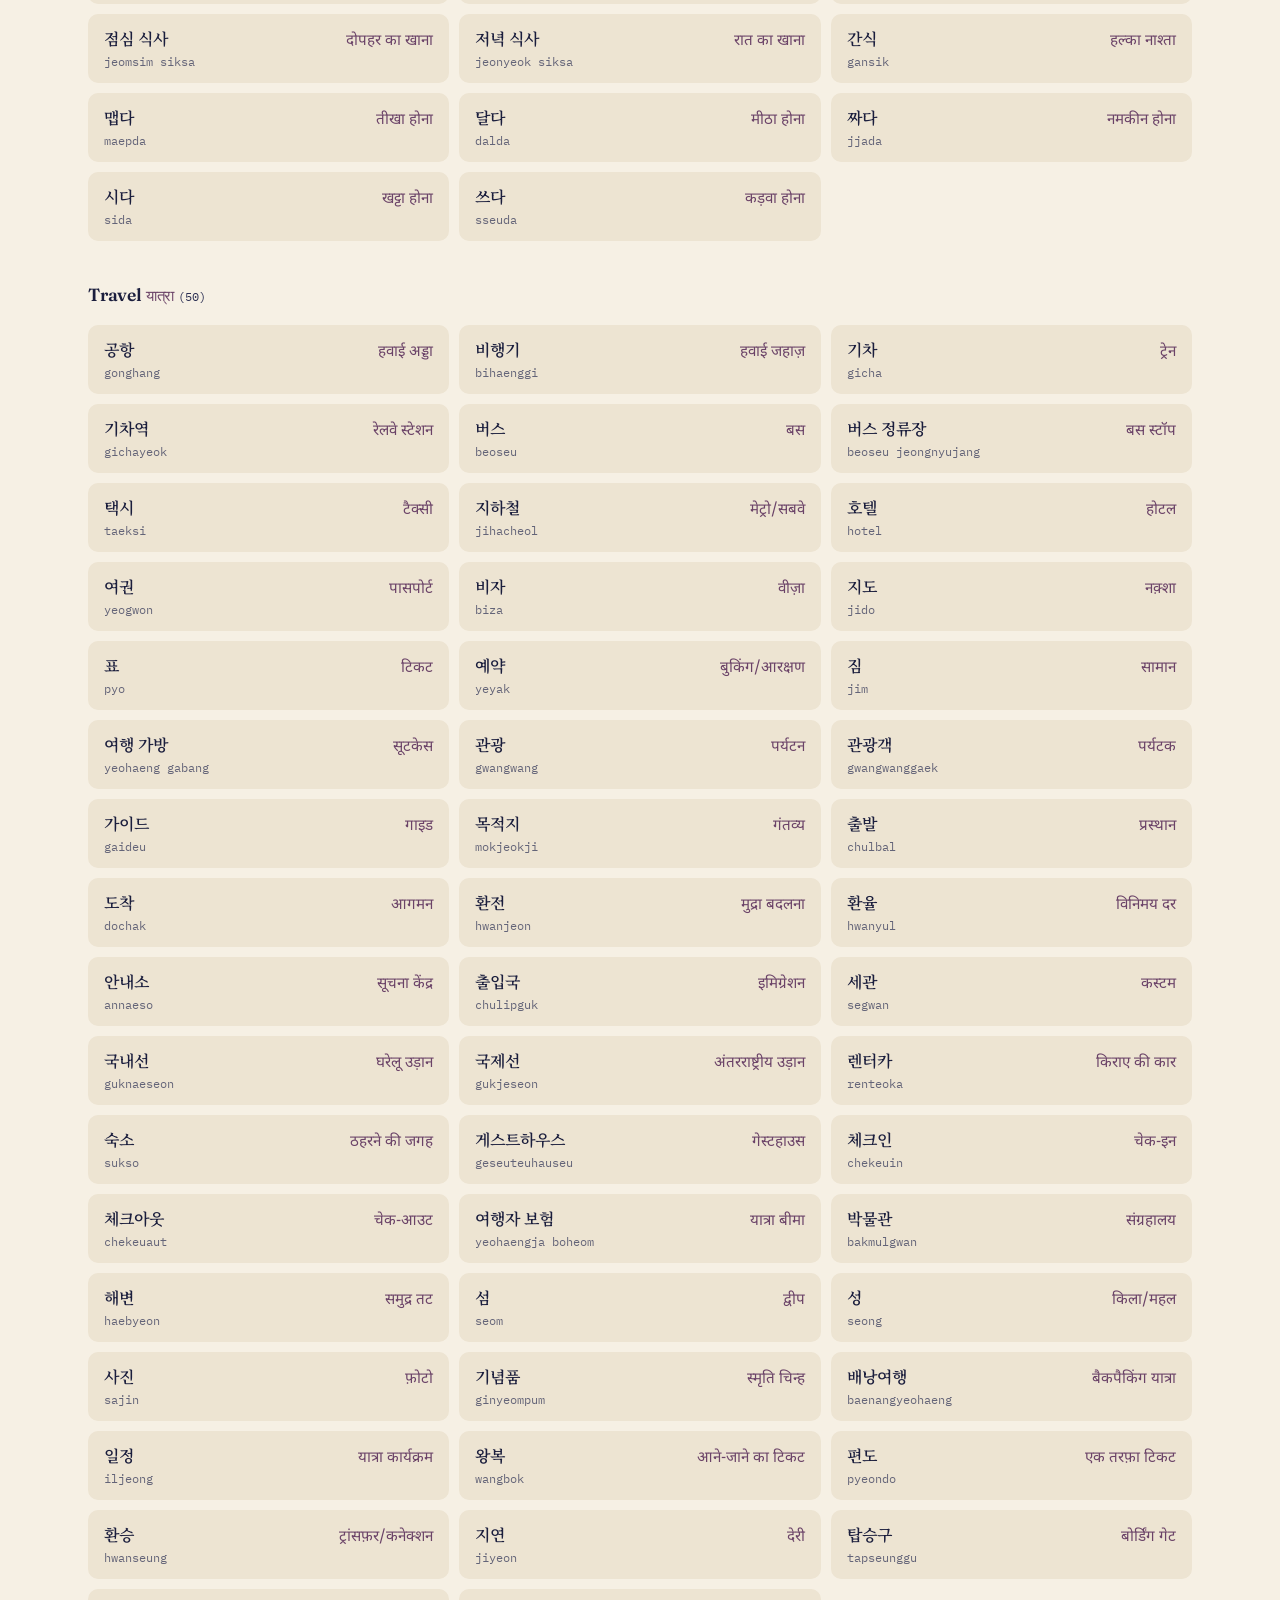
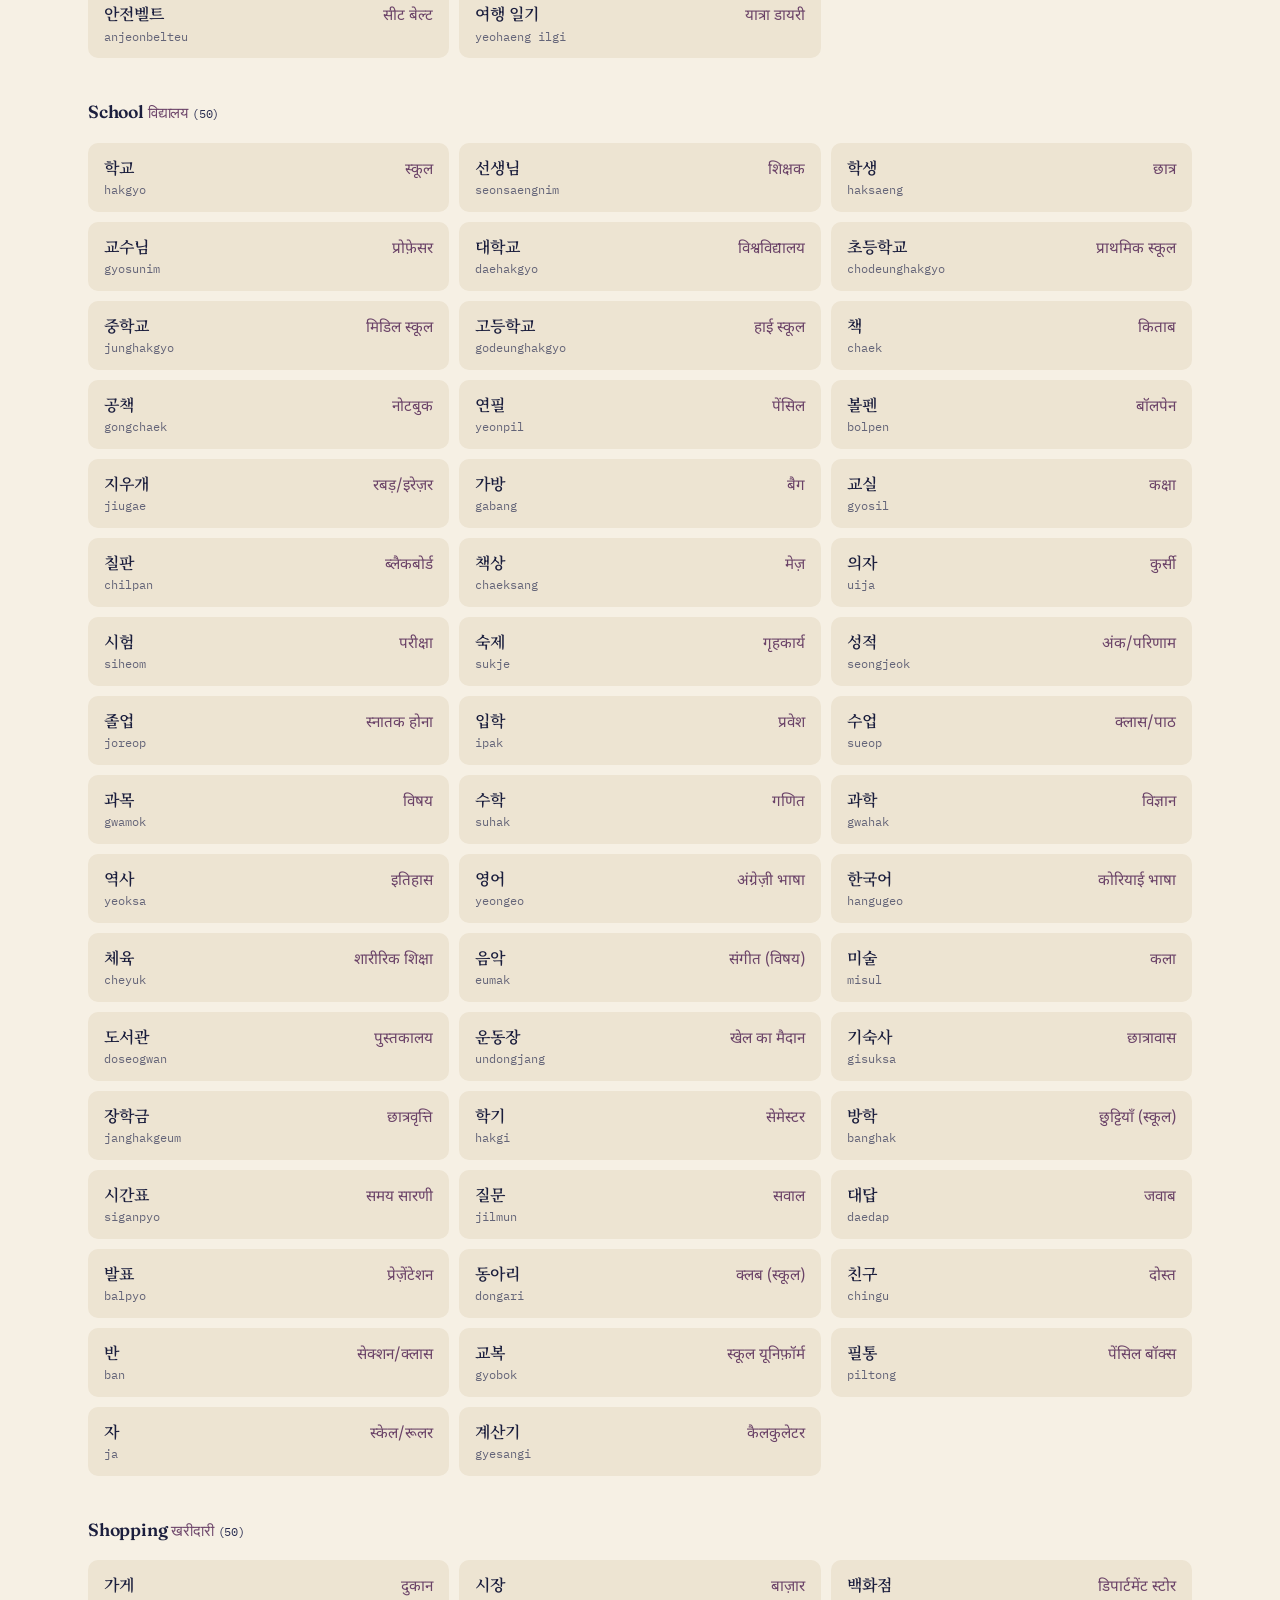
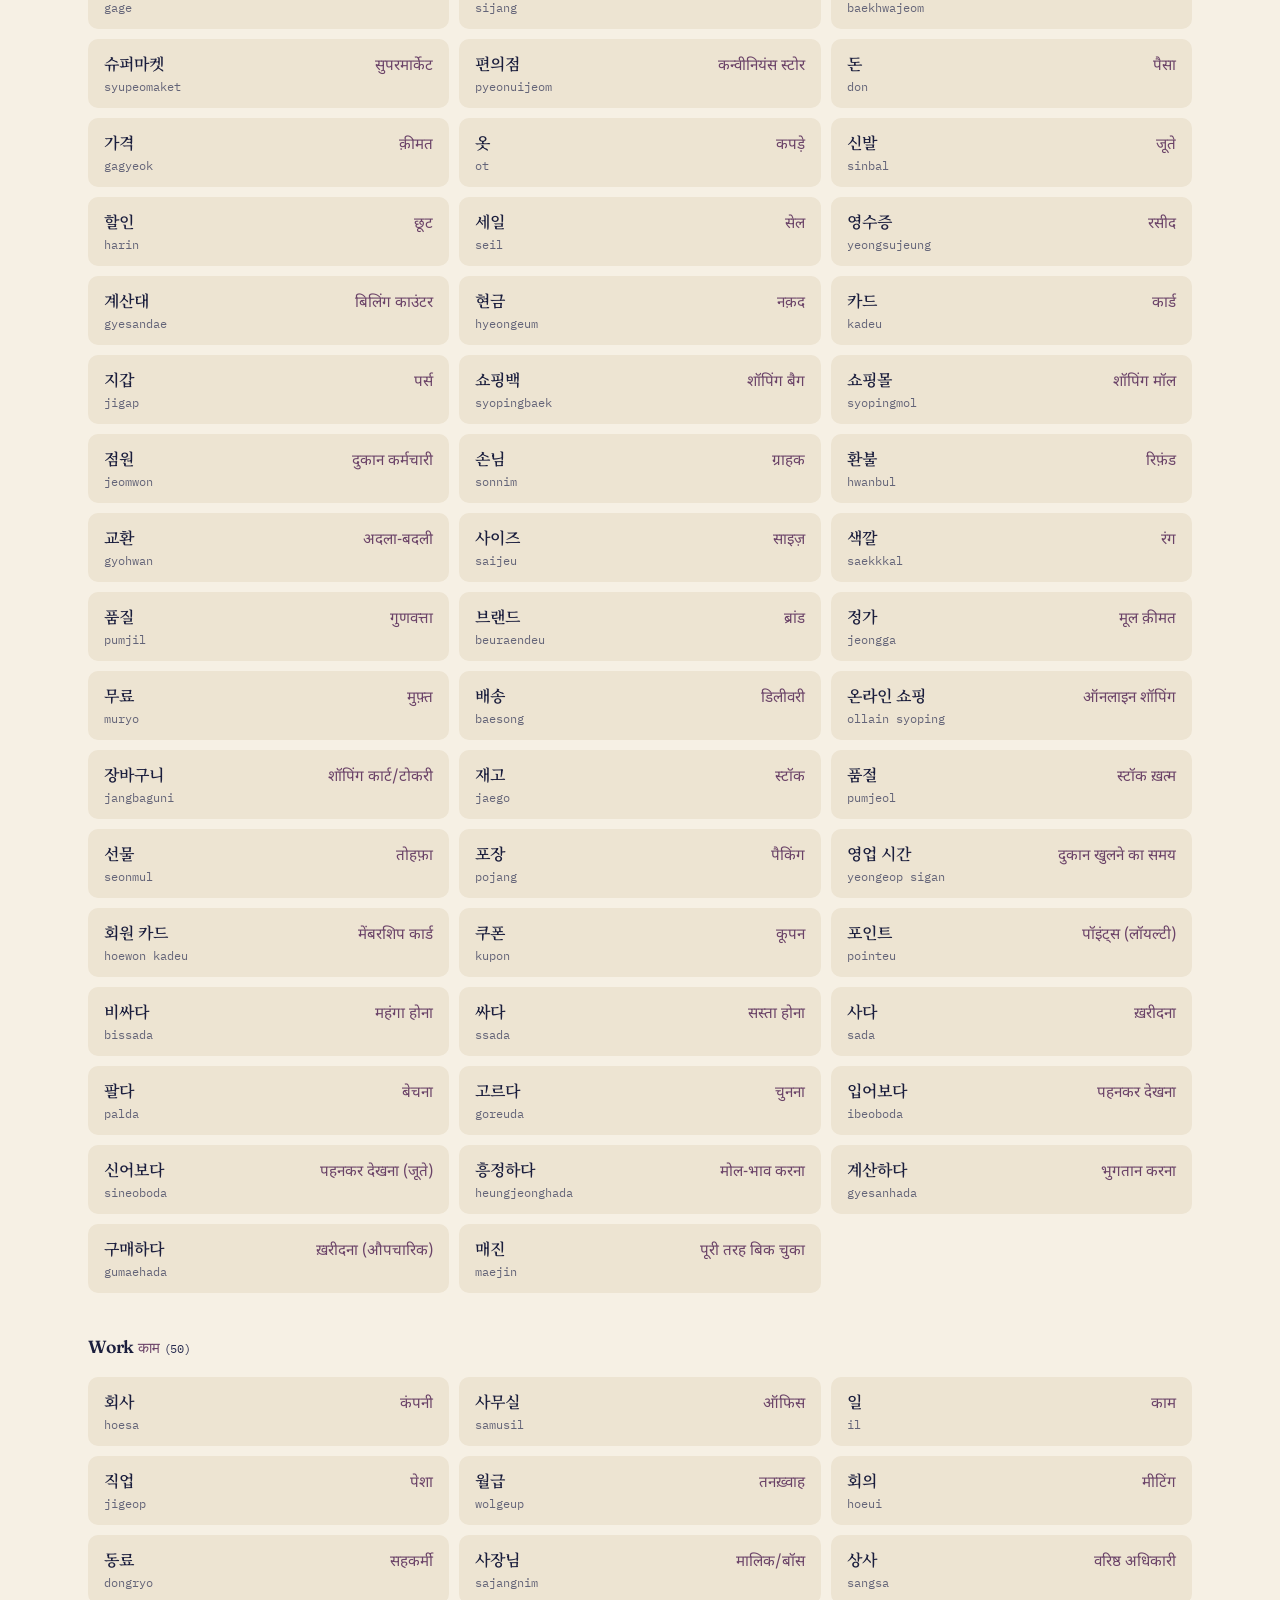
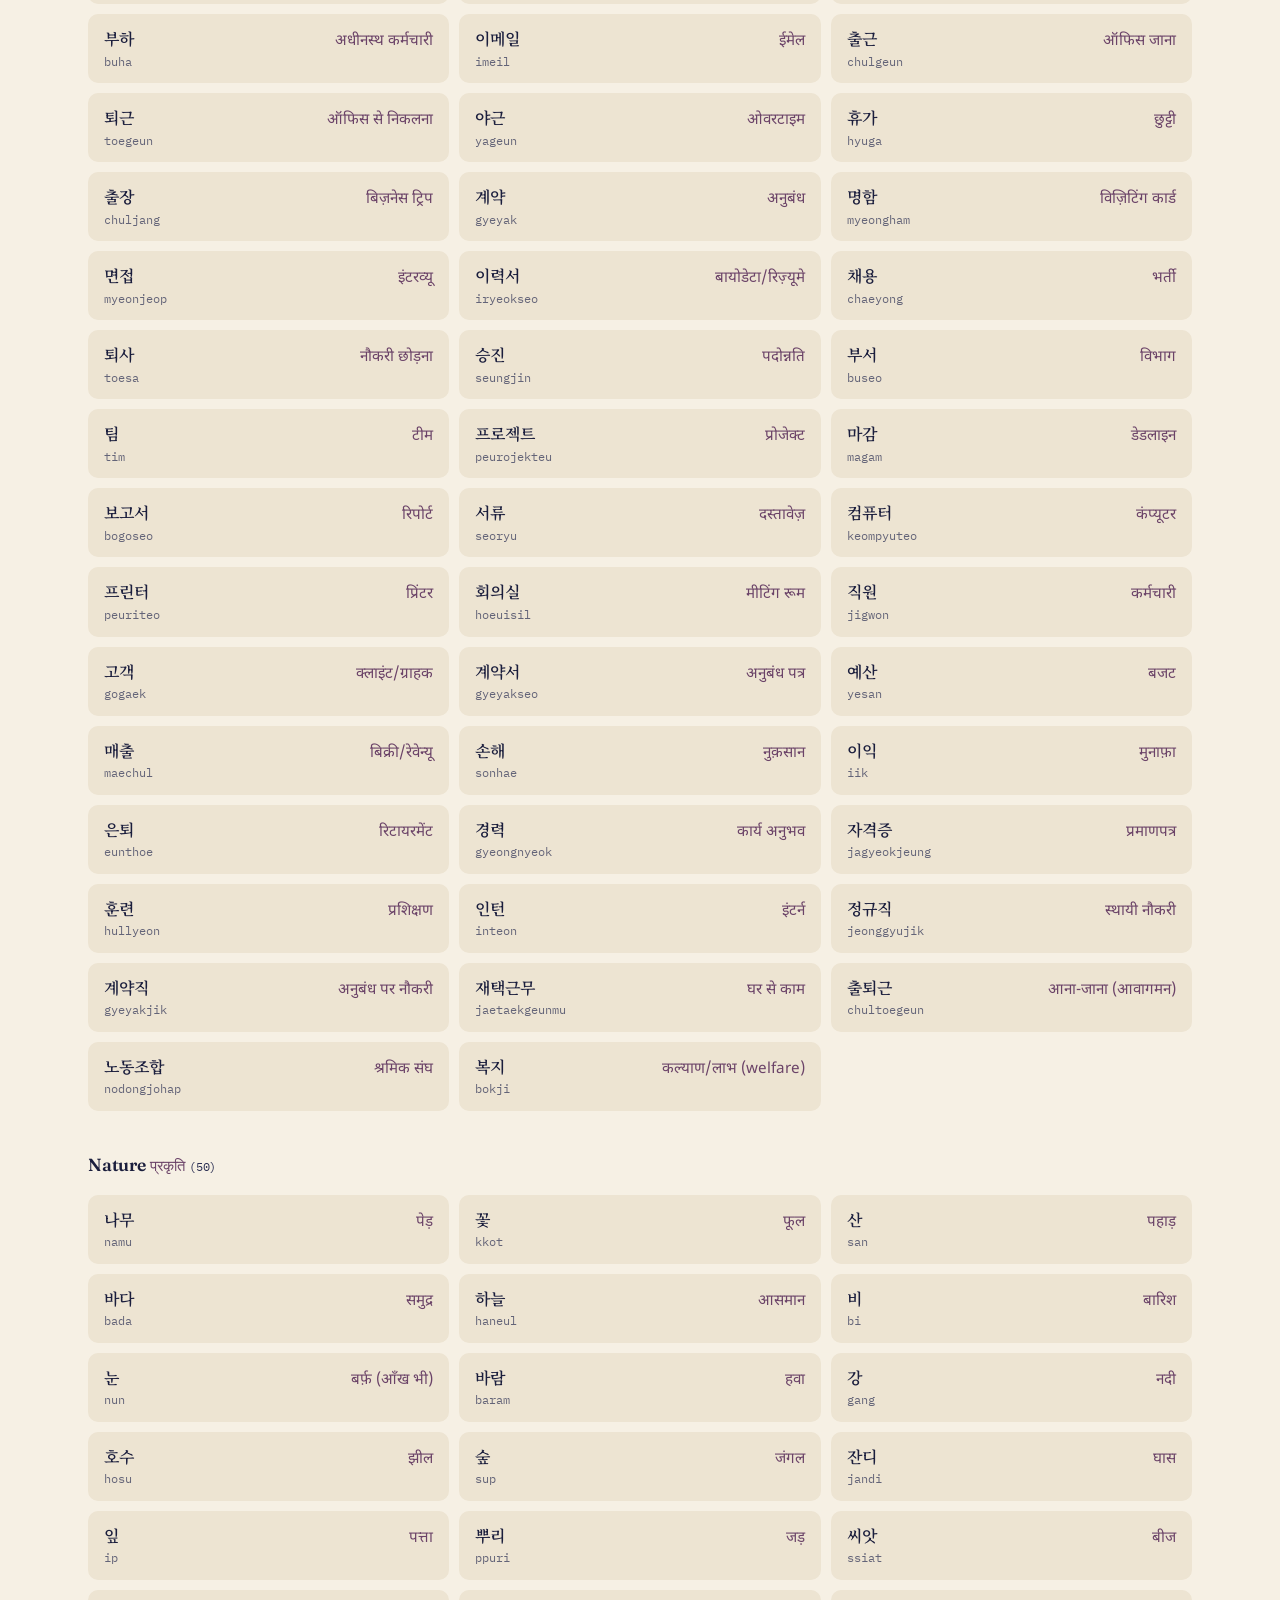
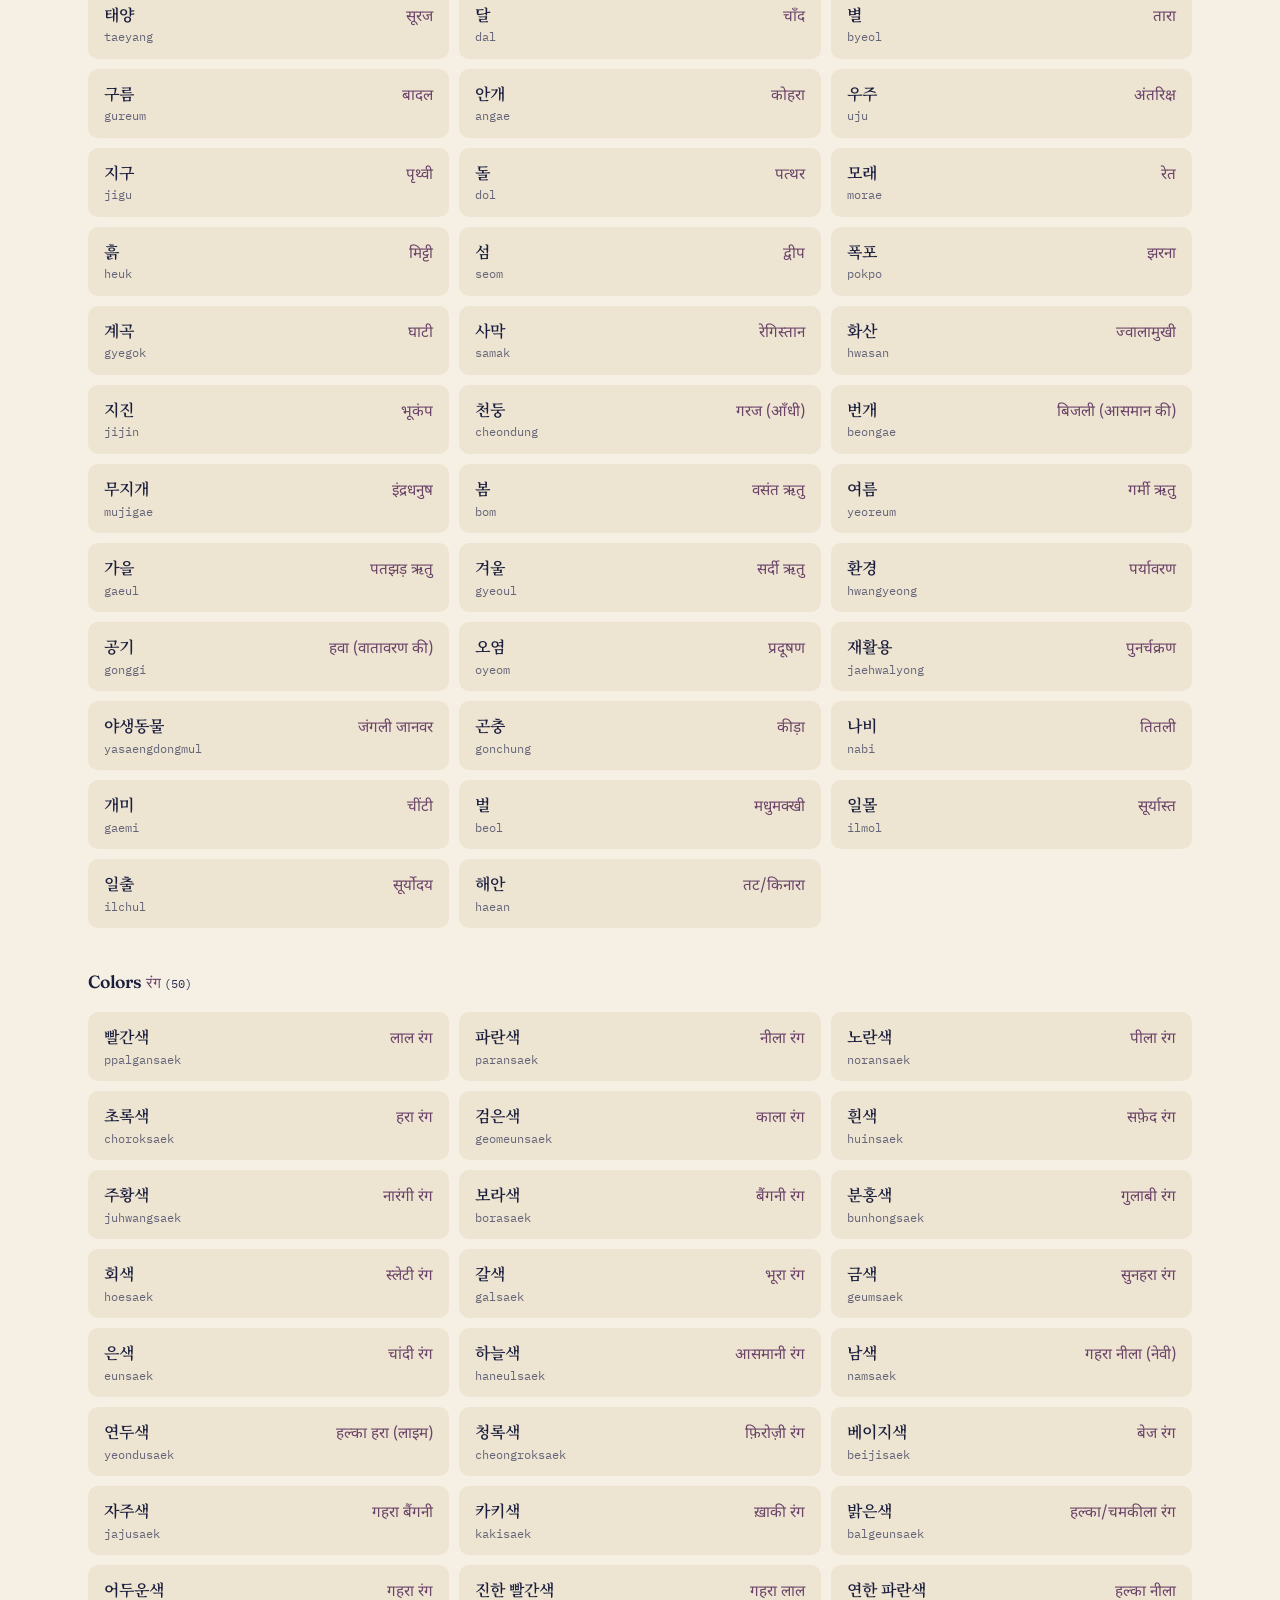
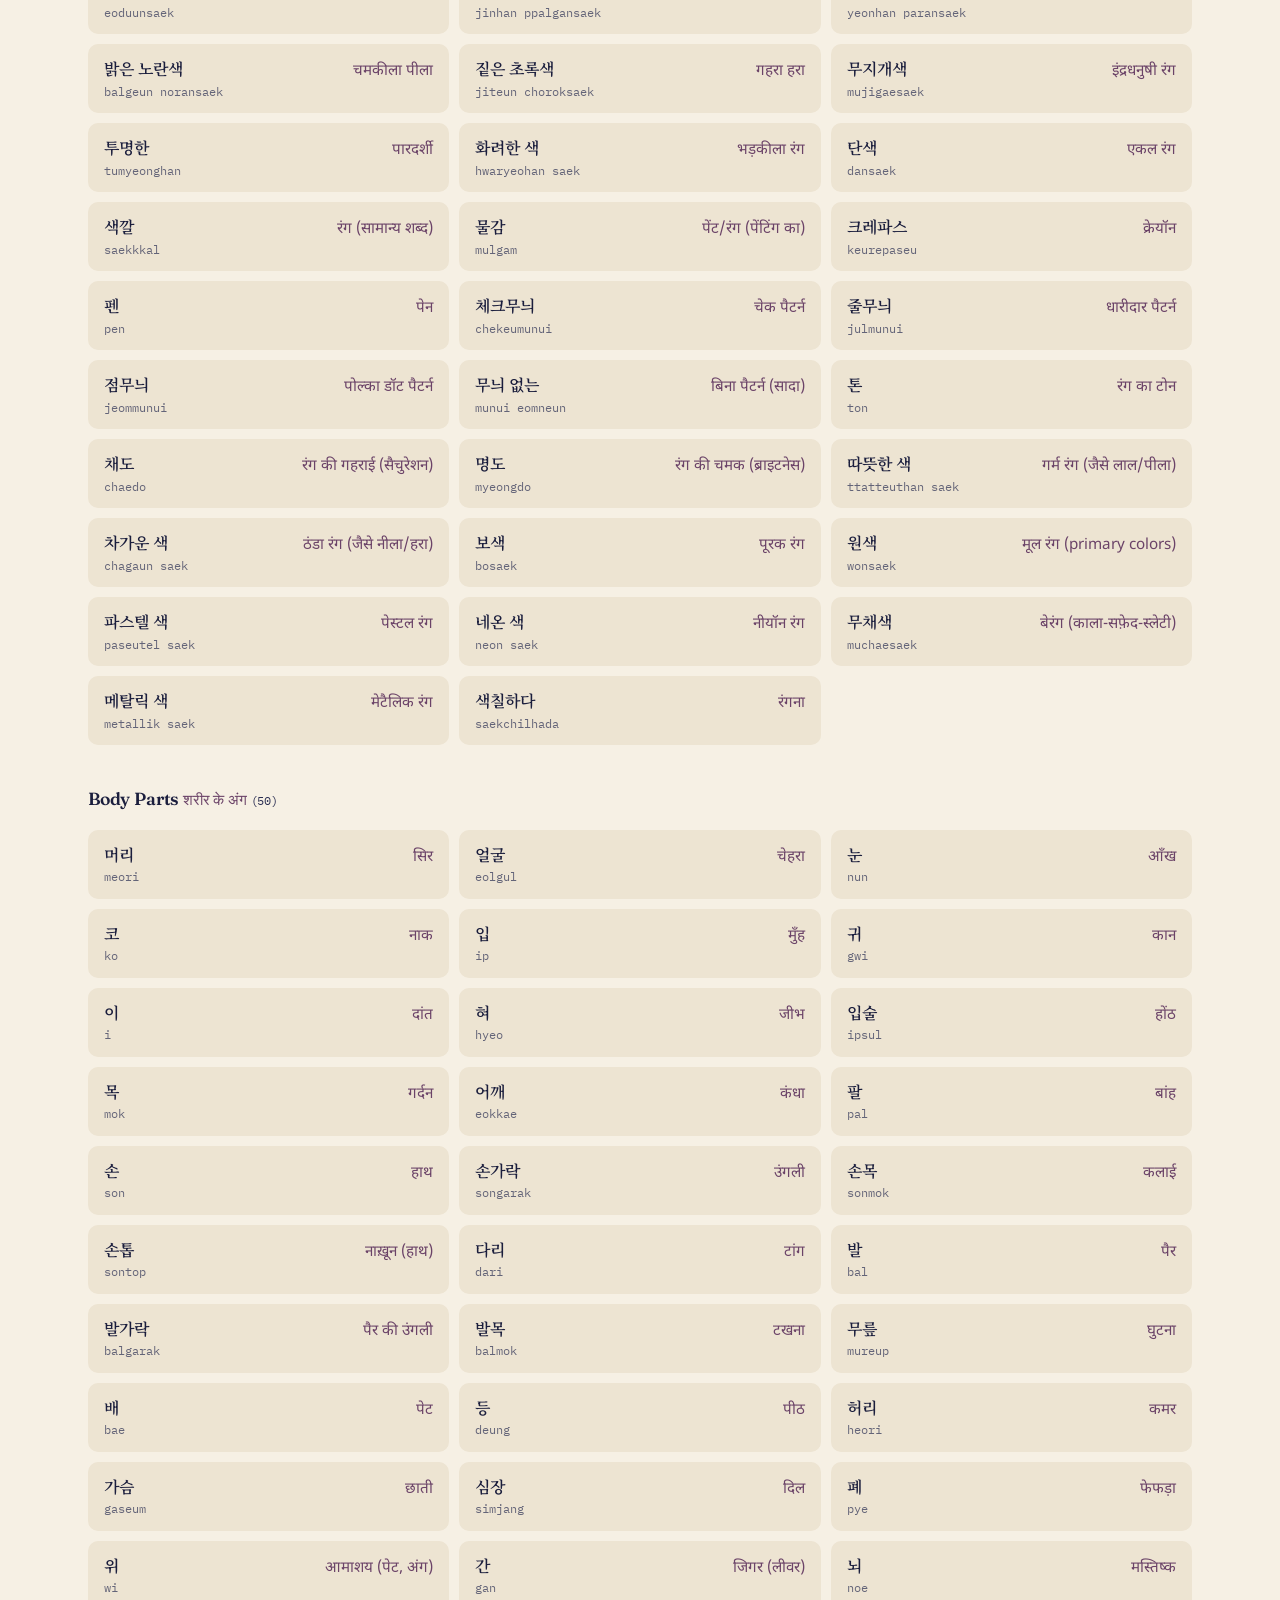
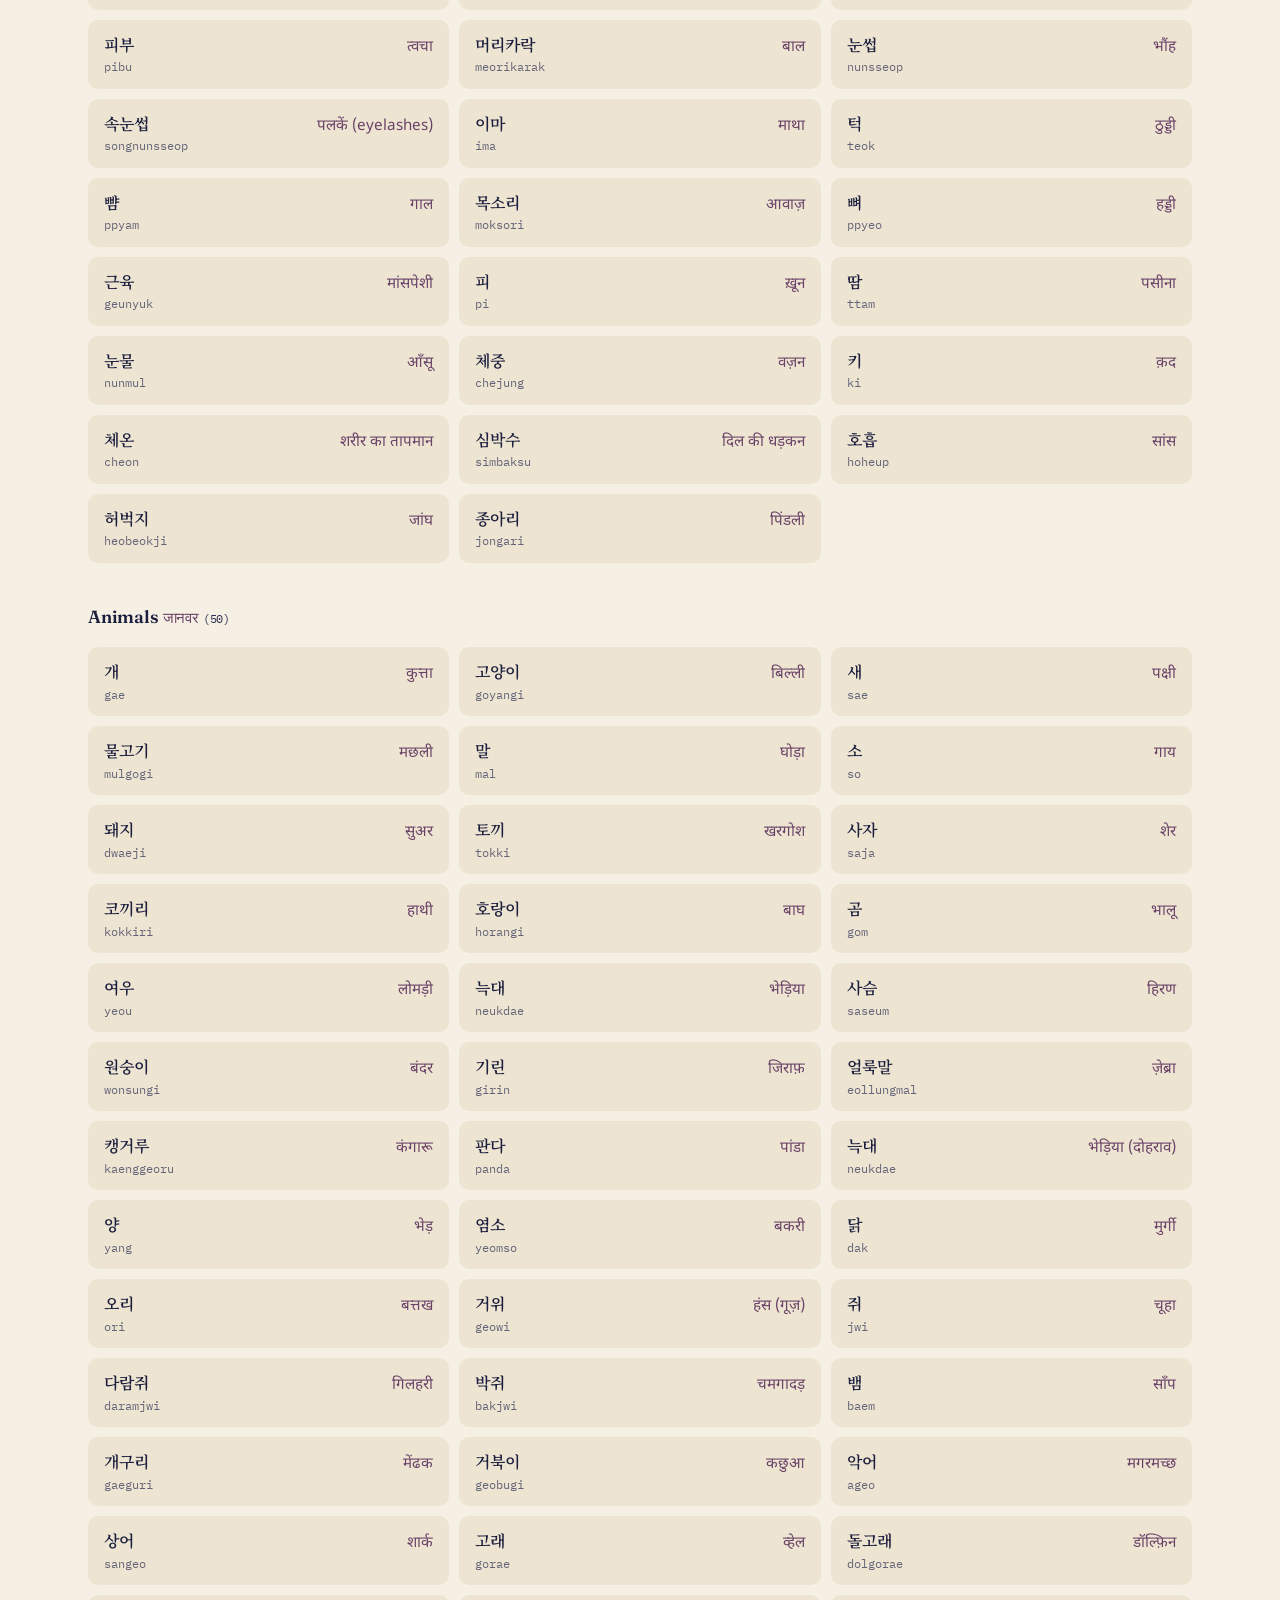
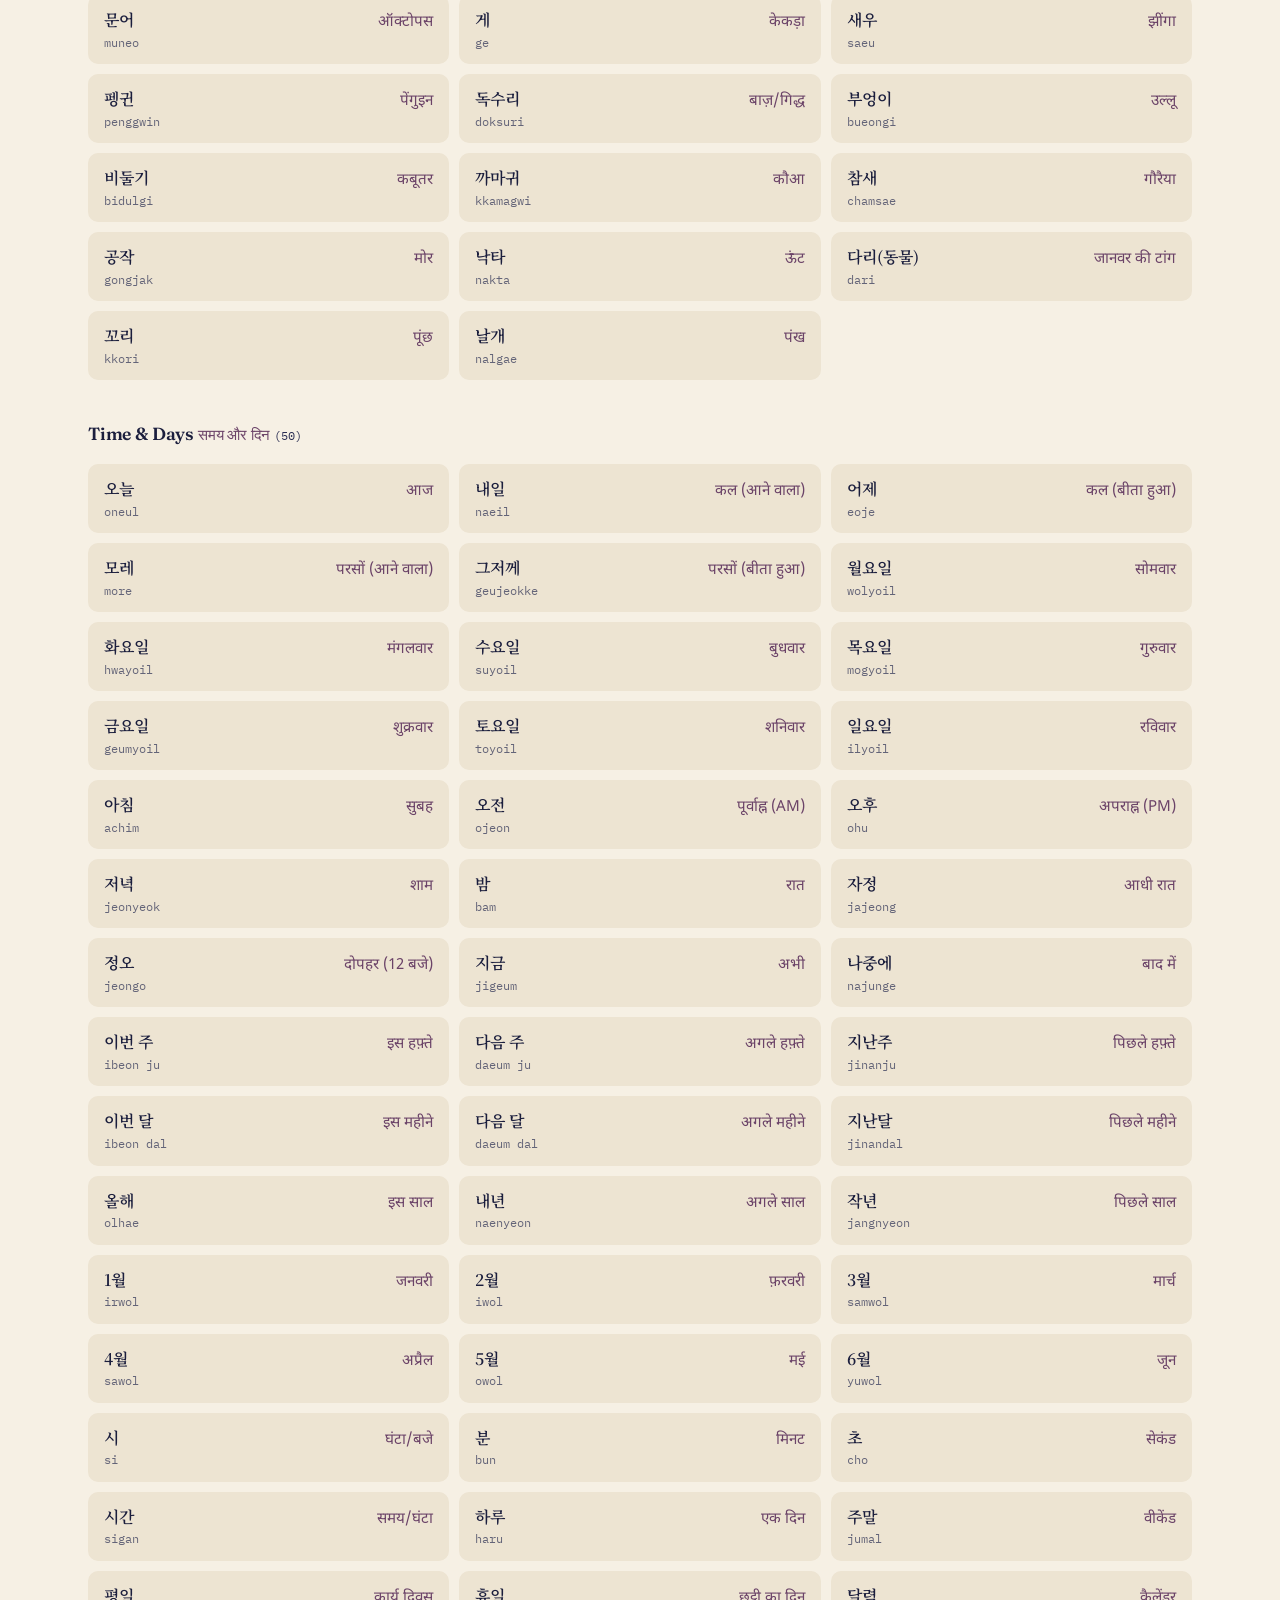
<file: vocabulary.html>
<!DOCTYPE html>
<html lang="en">
<head>
<meta charset="UTF-8">
<meta name="viewport" content="width=device-width, initial-scale=1.0">
<title>Vocabulary — koindian</title>
<meta name="description" content="15 categories, 751 words — Korean, romanization, and Hindi meaning.">
<link rel="preconnect" href="https://fonts.googleapis.com">
<link rel="preconnect" href="https://fonts.gstatic.com" crossorigin>
<link href="https://fonts.googleapis.com/css2?family=Fraunces:opsz,wght@9..144,500;9..144,600;9..144,700&family=Inter:wght@400;500;600;700&family=Noto+Serif+KR:wght@500;600;700&family=Noto+Sans+Devanagari:wght@400;500;600;700&family=IBM+Plex+Mono:wght@500;600&display=swap" rel="stylesheet">
<link rel="stylesheet" href="css/style.css">
</head>
<body>

<nav class="site-nav" id="site-nav"></nav>

<header class="hero" style="padding:52px 0 60px;">
  <div class="wrap" style="grid-template-columns:1fr;">
    <div>
      <div class="eyebrow" style="color:var(--marigold);">Vocabulary · शब्दावली</div>
      <h1 style="font-size:clamp(2rem,4vw,2.8rem);">751 words, 15 categories</h1>
      <p class="lede">परिवार से लेकर मौसम तक — हर कैटेगरी में असली, सही कोरियाई शब्द, उच्चारण और हिंदी अर्थ के साथ।</p>
    </div>
  </div>
</header>

<section class="section-tight">
  <div class="wrap">
    <div class="search-box" style="margin-bottom:24px;">
      <svg width="18" height="18" viewBox="0 0 24 24" fill="none" stroke="currentColor" stroke-width="2"><circle cx="11" cy="11" r="8"/><line x1="21" y1="21" x2="16.65" y2="16.65"/></svg>
      <input type="text" id="vocab-search" placeholder="शब्द खोजें... (search any word)">
    </div>
    <div class="category-pills" id="category-pills"></div>
    <div id="vocab-content"></div>
  </div>
</section>

<footer class="site-footer" id="site-footer"></footer>

<script src="js/data.js"></script>
<script src="js/app.js"></script>
<script>
document.addEventListener("DOMContentLoaded", () => {
  const pillsEl = document.getElementById("category-pills");
  const contentEl = document.getElementById("vocab-content");
  const searchEl = document.getElementById("vocab-search");
  let activeCategory = "all";

  function renderPills() {
    const pills = [{ id: "all", title: "All", titleKo: "" }, ...KOINDIAN.vocabularyCategories];
    pillsEl.innerHTML = pills.map(c => `
      <button class="pill ${c.id === activeCategory ? "active" : ""}" data-id="${c.id}">
        ${c.title}${c.titleKo ? ` · ${c.titleKo}` : ""}
      </button>
    `).join("");
    pillsEl.querySelectorAll(".pill").forEach(btn => {
      btn.addEventListener("click", () => {
        activeCategory = btn.dataset.id;
        renderPills();
        renderContent();
      });
    });
  }

  function renderContent() {
    const query = searchEl.value.trim().toLowerCase();
    const categories = activeCategory === "all"
      ? KOINDIAN.vocabularyCategories
      : KOINDIAN.vocabularyCategories.filter(c => c.id === activeCategory);

    let html = "";
    categories.forEach(cat => {
      const words = cat.words.filter(w =>
        !query || w.ko.includes(searchEl.value.trim()) || w.hi.toLowerCase().includes(query) || (w.romanization||"").toLowerCase().includes(query)
      );
      if (words.length === 0) return;
      html += `
        <div style="margin-bottom:40px;">
          <h3 style="font-size:1.1rem;margin-bottom:14px;">${cat.title} <span class="kr" style="color:var(--plum);font-size:0.95rem;font-weight:500;">${cat.titleKo}</span> <span style="font-family:var(--font-mono);font-size:0.75rem;color:var(--ink-soft);font-weight:400;">(${words.length})</span></h3>
          <div class="vocab-grid">
            ${words.map(w => `
              <div class="vocab-word">
                <div>
                  <span class="ko kr">${w.ko}</span>
                  ${w.romanization ? `<span class="roman">${w.romanization}</span>` : ""}
                </div>
                <span class="hi">${w.hi}</span>
              </div>
            `).join("")}
          </div>
        </div>
      `;
    });

    contentEl.innerHTML = html || `<div class="empty-state"><p class="hi">कोई शब्द नहीं मिला।</p></div>`;
  }

  renderPills();
  renderContent();
  searchEl.addEventListener("input", renderContent);
});
</script>
</body>
</html>
</file>
<file: css/style.css>
/* ============================================================
   koindian — design tokens
   Ink Indigo   #1B1E3D  (base / ink)
   Rice Paper   #F6F0E4  (light section bg)
   Dancheong Red #C1443D (primary accent — palace red)
   Marigold     #E8A33D  (secondary accent — warm)
   Jade Celadon #3F7D69  (tertiary accent — cool)
   Plum Ink     #6B4368  (hover / depth)
   ============================================================ */

:root {
  --ink: #1B1E3D;
  --ink-soft: #2A2E52;
  --paper: #F6F0E4;
  --paper-dim: #EDE4D2;
  --red: #C1443D;
  --marigold: #E8A33D;
  --jade: #3F7D69;
  --plum: #6B4368;
  --cream-text: #F3ECDC;
  --ink-text: #23233A;
  --line: rgba(27, 30, 61, 0.12);
  --line-on-ink: rgba(246, 240, 228, 0.16);

  --font-display: "Fraunces", "Noto Serif KR", serif;
  --font-body: "Inter", "Noto Sans Devanagari", sans-serif;
  --font-kr: "Noto Serif KR", serif;
  --font-hi: "Noto Sans Devanagari", "Inter", sans-serif;
  --font-mono: "IBM Plex Mono", monospace;

  --radius-block: 6px;
  --radius-card: 18px;
  --shadow-card: 0 8px 30px rgba(27, 30, 61, 0.08);
  --shadow-card-hover: 0 14px 40px rgba(27, 30, 61, 0.14);

  --max-w: 1160px;
}

* { box-sizing: border-box; }
html { scroll-behavior: smooth; }

body {
  margin: 0;
  background: var(--paper);
  color: var(--ink-text);
  font-family: var(--font-body);
  font-size: 16px;
  line-height: 1.6;
  -webkit-font-smoothing: antialiased;
}

img, svg { max-width: 100%; display: block; }

a { color: inherit; text-decoration: none; }

.kr { font-family: var(--font-kr); }
.hi { font-family: var(--font-hi); }

h1, h2, h3, h4 {
  font-family: var(--font-display);
  font-weight: 600;
  margin: 0 0 0.4em;
  letter-spacing: -0.01em;
  color: var(--ink);
}

p { margin: 0 0 1em; }

.eyebrow {
  font-family: var(--font-mono);
  font-size: 0.72rem;
  letter-spacing: 0.14em;
  text-transform: uppercase;
  color: var(--red);
  display: inline-flex;
  align-items: center;
  gap: 0.5em;
}

.wrap {
  max-width: var(--max-w);
  margin: 0 auto;
  padding: 0 28px;
}

:focus-visible {
  outline: 3px solid var(--marigold);
  outline-offset: 2px;
}

@media (prefers-reduced-motion: reduce) {
  *, *::before, *::after {
    animation-duration: 0.01ms !important;
    animation-iteration-count: 1 !important;
    transition-duration: 0.01ms !important;
    scroll-behavior: auto !important;
  }
}

/* ---------------- Nav ---------------- */

.site-nav {
  position: sticky;
  top: 0;
  z-index: 50;
  background: rgba(246, 240, 228, 0.92);
  backdrop-filter: blur(10px);
  border-bottom: 1px solid var(--line);
}

.site-nav .wrap {
  display: flex;
  align-items: center;
  justify-content: space-between;
  height: 72px;
}

.wordmark {
  font-family: var(--font-display);
  font-size: 1.5rem;
  font-weight: 700;
  color: var(--ink);
  display: flex;
  align-items: baseline;
  gap: 6px;
}
.wordmark .dot { color: var(--red); }

.nav-links {
  display: flex;
  gap: 8px;
  list-style: none;
  margin: 0;
  padding: 0;
}

.nav-links a {
  font-size: 0.92rem;
  font-weight: 600;
  padding: 8px 14px;
  border-radius: 999px;
  color: var(--ink-soft);
  transition: background 0.15s ease, color 0.15s ease;
}
.nav-links a:hover { background: var(--paper-dim); }
.nav-links a.active { background: var(--ink); color: var(--cream-text); }

.nav-toggle {
  display: none;
  background: none;
  border: none;
  cursor: pointer;
  padding: 8px;
}
.nav-toggle svg { width: 24px; height: 24px; }

@media (max-width: 820px) {
  .nav-links {
    position: fixed;
    inset: 72px 0 0 0;
    background: var(--paper);
    flex-direction: column;
    padding: 20px 28px;
    gap: 4px;
    transform: translateY(-8px);
    opacity: 0;
    pointer-events: none;
    transition: opacity 0.2s ease, transform 0.2s ease;
  }
  .nav-links.open { opacity: 1; transform: translateY(0); pointer-events: auto; }
  .nav-links a { display: block; padding: 14px 16px; font-size: 1.05rem; }
  .nav-toggle { display: block; }
}

/* ---------------- Hero / Hangul block signature ---------------- */

.hero {
  background: var(--ink);
  color: var(--cream-text);
  padding: 72px 0 96px;
  position: relative;
  overflow: hidden;
}

.hero .wrap {
  display: grid;
  grid-template-columns: minmax(260px, 380px) 1fr;
  gap: 56px;
  align-items: center;
}

.hangul-build {
  --u: 34px;
  width: calc(var(--u) * 3);
  height: calc(var(--u) * 3);
  position: relative;
  margin: 0 auto;
}
.hangul-build .stroke {
  position: absolute;
  background: var(--paper);
  border-radius: 3px;
  opacity: 0;
  transform: scale(0.4);
  animation: strokeIn 0.6s cubic-bezier(.2,.8,.3,1) forwards;
}
/* ㅎ (h) — top-left */
.hangul-build .s1 { top: 0; left: 0; width: calc(var(--u) * 1.3); height: 6px; animation-delay: 0.1s; }
.hangul-build .s2 { top: 16px; left: 4px; width: calc(var(--u) * 1.1); height: 6px; animation-delay: 0.25s; }
.hangul-build .s3 { top: 30px; left: 10px; width: 46px; height: 46px; border-radius: 50%; background: transparent; border: 6px solid var(--paper); animation-delay: 0.4s; }
/* ㅏ (a) — right vertical + tick */
.hangul-build .s4 { top: 0; right: 0; width: 6px; height: calc(var(--u) * 2.6); animation-delay: 0.55s; }
.hangul-build .s5 { top: 40px; right: 16px; width: 20px; height: 6px; animation-delay: 0.7s; }
/* ㄴ (n) — bottom block */
.hangul-build .s6 { bottom: 0; left: 0; width: 6px; height: 40px; animation-delay: 0.9s; }
.hangul-build .s7 { bottom: 0; left: 0; width: calc(var(--u) * 2.5); height: 6px; animation-delay: 1.05s; }

@keyframes strokeIn {
  to { opacity: 1; transform: scale(1); }
}

.hangul-caption {
  text-align: center;
  font-family: var(--font-mono);
  font-size: 0.7rem;
  letter-spacing: 0.1em;
  text-transform: uppercase;
  color: rgba(246, 240, 228, 0.55);
  margin-top: 18px;
}

.hero h1 {
  color: var(--cream-text);
  font-size: clamp(2.2rem, 4.4vw, 3.4rem);
  line-height: 1.12;
  margin-bottom: 0.3em;
}
.hero h1 .accent { color: var(--marigold); }

.hero .lede {
  font-size: 1.1rem;
  color: rgba(246, 240, 228, 0.82);
  max-width: 52ch;
  margin-bottom: 1.8em;
}

.btn-row { display: flex; flex-wrap: wrap; gap: 14px; }

.btn {
  display: inline-flex;
  align-items: center;
  gap: 8px;
  padding: 14px 24px;
  border-radius: 999px;
  font-weight: 700;
  font-size: 0.95rem;
  border: 2px solid transparent;
  cursor: pointer;
  transition: transform 0.15s ease, background 0.15s ease, border-color 0.15s ease;
}
.btn:hover { transform: translateY(-2px); }
.btn-primary { background: var(--red); color: var(--cream-text); }
.btn-primary:hover { background: #a83731; }
.btn-ghost { border-color: var(--line-on-ink); color: var(--cream-text); }
.btn-ghost:hover { border-color: var(--marigold); }
.btn-ink { background: var(--ink); color: var(--cream-text); }
.btn-ink:hover { background: var(--ink-soft); }

/* ---------------- Stat plaques ---------------- */

.stats {
  background: var(--paper-dim);
  border-bottom: 1px solid var(--line);
}
.stats .wrap {
  display: grid;
  grid-template-columns: repeat(4, 1fr);
  gap: 1px;
  background: var(--line);
}
.stat-plaque {
  background: var(--paper-dim);
  padding: 28px 20px;
  text-align: center;
}
.stat-plaque .num {
  font-family: var(--font-display);
  font-size: 2.1rem;
  color: var(--ink);
  font-weight: 700;
}
.stat-plaque .label {
  font-family: var(--font-mono);
  font-size: 0.72rem;
  letter-spacing: 0.06em;
  color: var(--ink-soft);
  text-transform: uppercase;
  margin-top: 4px;
}
.stat-plaque .label-hi {
  font-family: var(--font-hi);
  font-size: 0.85rem;
  color: var(--plum);
  margin-top: 2px;
}
@media (max-width: 720px) {
  .stats .wrap { grid-template-columns: repeat(2, 1fr); }
}

/* ---------------- Section shells ---------------- */

.section { padding: 88px 0; }
.section-tight { padding: 56px 0; }
.section-header { max-width: 60ch; margin-bottom: 44px; }
.section-header h2 { font-size: clamp(1.6rem, 3vw, 2.2rem); }
.section-header p { color: var(--ink-soft); font-size: 1.05rem; }

.section-ink { background: var(--ink); color: var(--cream-text); }
.section-ink h2, .section-ink h3, .section-ink h4 { color: var(--cream-text); }
.section-ink .section-header p { color: rgba(246, 240, 228, 0.75); }

/* ---------------- Path cards (Explore grid) ---------------- */

.path-grid {
  display: grid;
  grid-template-columns: repeat(4, 1fr);
  gap: 20px;
}
@media (max-width: 980px) { .path-grid { grid-template-columns: repeat(2, 1fr); } }
@media (max-width: 560px) { .path-grid { grid-template-columns: 1fr; } }

.path-card {
  background: #fff;
  border-radius: var(--radius-card);
  padding: 26px 24px;
  box-shadow: var(--shadow-card);
  transition: transform 0.18s ease, box-shadow 0.18s ease;
  border: 1px solid var(--line);
  display: flex;
  flex-direction: column;
  gap: 10px;
}
.path-card:hover { transform: translateY(-4px); box-shadow: var(--shadow-card-hover); }

.path-card .glyph {
  width: 46px;
  height: 46px;
  border-radius: var(--radius-block);
  display: flex;
  align-items: center;
  justify-content: center;
  font-family: var(--font-kr);
  font-size: 1.3rem;
  font-weight: 700;
  color: #fff;
}
.path-card .count {
  font-family: var(--font-mono);
  font-size: 0.75rem;
  color: var(--ink-soft);
  opacity: 0.7;
}
.path-card h3 { font-size: 1.15rem; margin-bottom: 2px; }
.path-card p { font-size: 0.92rem; color: var(--ink-soft); margin-bottom: 0; }

/* ---------------- Lesson preview card ---------------- */

.preview-card {
  background: #fff;
  border-radius: var(--radius-card);
  box-shadow: var(--shadow-card);
  border: 1px solid var(--line);
  overflow: hidden;
}
.preview-head {
  background: var(--jade);
  color: var(--cream-text);
  padding: 20px 28px;
  display: flex;
  justify-content: space-between;
  align-items: center;
}
.preview-head .tag {
  font-family: var(--font-mono);
  font-size: 0.72rem;
  letter-spacing: 0.08em;
  text-transform: uppercase;
  opacity: 0.85;
}
.preview-body { padding: 28px; }
.preview-body .ko-line { font-family: var(--font-kr); font-size: 1.6rem; color: var(--ink); margin-bottom: 4px; }
.preview-body .hi-line { font-family: var(--font-hi); font-size: 1.1rem; color: var(--plum); margin-bottom: 20px; }
.example-bubble {
  background: var(--paper-dim);
  border-radius: 12px;
  padding: 14px 18px;
  margin-bottom: 10px;
}
.example-bubble .ko { font-family: var(--font-kr); font-weight: 600; color: var(--ink); }
.example-bubble .hi { font-family: var(--font-hi); color: var(--ink-soft); font-size: 0.95rem; margin-top: 2px; }

/* ---------------- Accordions (chapters / grammar / vocab) ---------------- */

.acc-list { display: flex; flex-direction: column; gap: 14px; }

.acc-item {
  background: #fff;
  border: 1px solid var(--line);
  border-radius: var(--radius-card);
  overflow: hidden;
}

.acc-trigger {
  width: 100%;
  display: flex;
  align-items: center;
  gap: 16px;
  padding: 20px 24px;
  background: none;
  border: none;
  cursor: pointer;
  text-align: left;
  font-family: var(--font-body);
}

.acc-number {
  font-family: var(--font-mono);
  font-size: 0.85rem;
  color: #fff;
  background: var(--red);
  width: 34px;
  height: 34px;
  border-radius: var(--radius-block);
  display: flex;
  align-items: center;
  justify-content: center;
  flex-shrink: 0;
}

.acc-title { flex: 1; }
.acc-title .en { font-weight: 700; color: var(--ink); font-size: 1.02rem; }
.acc-title .ko { font-family: var(--font-kr); color: var(--plum); font-size: 0.92rem; margin-top: 2px; }

.acc-chevron { transition: transform 0.2s ease; color: var(--ink-soft); flex-shrink: 0; }
.acc-item.open .acc-chevron { transform: rotate(180deg); }

.acc-panel {
  max-height: 0;
  overflow: hidden;
  transition: max-height 0.3s ease;
}
.acc-item.open .acc-panel { max-height: 4000px; }
.acc-panel-inner { padding: 0 24px 24px; border-top: 1px solid var(--line); padding-top: 20px; }

.lesson-row {
  display: flex;
  align-items: center;
  gap: 12px;
  padding: 12px 14px;
  border-radius: 10px;
  cursor: pointer;
  transition: background 0.15s ease;
}
.lesson-row:hover { background: var(--paper-dim); }
.lesson-row .dot { width: 8px; height: 8px; border-radius: 50%; background: var(--jade); flex-shrink: 0; }
.lesson-row .en { font-weight: 600; font-size: 0.95rem; }
.lesson-row .ko { font-family: var(--font-kr); color: var(--ink-soft); font-size: 0.85rem; }

.lesson-detail {
  display: none;
  margin-top: 10px;
  padding: 18px 20px;
  background: var(--paper-dim);
  border-radius: 12px;
}
.lesson-detail.open { display: block; }
.lesson-detail .explain { color: var(--ink-soft); font-size: 0.95rem; margin-bottom: 14px; }
.lesson-detail .explain-label { font-family: var(--font-mono); font-size: 0.7rem; text-transform: uppercase; letter-spacing: 0.08em; color: var(--red); display: block; margin-bottom: 6px; }

/* ---------------- Vocabulary tables ---------------- */

.vocab-grid {
  display: grid;
  grid-template-columns: repeat(auto-fill, minmax(320px, 1fr));
  gap: 10px;
  margin-top: 16px;
}
.vocab-word {
  display: flex;
  justify-content: space-between;
  align-items: baseline;
  gap: 10px;
  padding: 12px 16px;
  background: var(--paper-dim);
  border-radius: 10px;
}
.vocab-word .ko { font-family: var(--font-kr); font-weight: 600; color: var(--ink); }
.vocab-word .roman { font-family: var(--font-mono); font-size: 0.72rem; color: var(--ink-soft); opacity: 0.7; display: block; }
.vocab-word .hi { font-family: var(--font-hi); color: var(--plum); text-align: right; font-size: 0.95rem; }

.category-pills {
  display: flex;
  flex-wrap: wrap;
  gap: 8px;
  margin-bottom: 36px;
}
.pill {
  font-family: var(--font-mono);
  font-size: 0.8rem;
  padding: 8px 16px;
  border-radius: 999px;
  border: 1px solid var(--line);
  background: #fff;
  cursor: pointer;
  color: var(--ink-soft);
  transition: all 0.15s ease;
}
.pill:hover { border-color: var(--jade); color: var(--jade); }
.pill.active { background: var(--ink); color: var(--cream-text); border-color: var(--ink); }

/* ---------------- Quiz ---------------- */

.quiz-box {
  background: var(--paper-dim);
  border-radius: 16px;
  padding: 22px 24px;
  margin-top: 20px;
}
.quiz-progress {
  font-family: var(--font-mono);
  font-size: 0.75rem;
  color: var(--ink-soft);
  margin-bottom: 14px;
}
.quiz-question .ko {
  font-family: var(--font-kr);
  font-size: 1.25rem;
  color: var(--ink);
  margin-bottom: 4px;
}
.quiz-hi { font-family: var(--font-hi); color: var(--ink-soft); font-size: 0.88rem; margin-bottom: 18px; }
.quiz-options {
  display: grid;
  grid-template-columns: repeat(2, 1fr);
  gap: 10px;
  margin-bottom: 18px;
}
@media (max-width: 520px) { .quiz-options { grid-template-columns: 1fr; } }
.quiz-option {
  padding: 12px 16px;
  border-radius: 10px;
  border: 2px solid var(--line);
  background: #fff;
  font-family: var(--font-kr);
  font-size: 1.05rem;
  cursor: pointer;
  text-align: center;
  transition: all 0.15s ease;
}
.quiz-option:hover { border-color: var(--jade); }
.quiz-option.correct { border-color: var(--jade); background: rgba(63,125,105,0.12); }
.quiz-option.wrong { border-color: var(--red); background: rgba(193,68,61,0.12); }
.quiz-option[disabled] { cursor: default; }
.quiz-footer { display: flex; justify-content: space-between; align-items: center; }
.quiz-score { font-family: var(--font-mono); font-size: 0.85rem; color: var(--ink-soft); }
.quiz-result {
  text-align: center;
  padding: 30px 20px;
}
.quiz-result .big { font-family: var(--font-display); font-size: 2.4rem; color: var(--ink); }

/* ---------------- Sentences ---------------- */

.sentence-row {
  display: flex;
  justify-content: space-between;
  align-items: center;
  gap: 16px;
  padding: 14px 18px;
  background: #fff;
  border: 1px solid var(--line);
  border-radius: 12px;
  margin-bottom: 8px;
}
.sentence-row .ko { font-family: var(--font-kr); font-weight: 600; color: var(--ink); }
.sentence-row .hi { font-family: var(--font-hi); color: var(--ink-soft); font-size: 0.9rem; margin-top: 2px; }

/* ---------------- Search ---------------- */

.search-box {
  display: flex;
  align-items: center;
  gap: 12px;
  background: #fff;
  border: 2px solid var(--line);
  border-radius: 999px;
  padding: 10px 20px;
  max-width: 480px;
}
.search-box input {
  border: none;
  outline: none;
  flex: 1;
  font-size: 1rem;
  font-family: var(--font-hi);
  background: none;
}
.search-box:focus-within { border-color: var(--jade); }

/* ---------------- Contact page ---------------- */

.contact-grid {
  display: grid;
  grid-template-columns: 1.1fr 0.9fr;
  gap: 48px;
}
@media (max-width: 820px) { .contact-grid { grid-template-columns: 1fr; } }

.field { margin-bottom: 20px; }
.field label {
  display: block;
  font-family: var(--font-mono);
  font-size: 0.75rem;
  text-transform: uppercase;
  letter-spacing: 0.06em;
  color: var(--ink-soft);
  margin-bottom: 6px;
}
.field input, .field textarea, .field select {
  width: 100%;
  padding: 13px 16px;
  border-radius: 10px;
  border: 1.5px solid var(--line);
  font-family: var(--font-body);
  font-size: 0.98rem;
  background: #fff;
  resize: vertical;
}
.field input:focus, .field textarea:focus, .field select:focus {
  outline: none;
  border-color: var(--jade);
}

.contact-info-card {
  background: var(--ink);
  color: var(--cream-text);
  border-radius: var(--radius-card);
  padding: 30px 28px;
}
.contact-info-card h3 { color: var(--cream-text); }
.contact-line {
  display: flex;
  gap: 12px;
  align-items: flex-start;
  padding: 14px 0;
  border-bottom: 1px solid var(--line-on-ink);
}
.contact-line:last-child { border-bottom: none; }
.contact-line .label { font-family: var(--font-mono); font-size: 0.72rem; text-transform: uppercase; letter-spacing: 0.06em; opacity: 0.6; }
.contact-line .value { font-size: 0.98rem; }
.placeholder-tag {
  display: inline-block;
  font-family: var(--font-mono);
  font-size: 0.68rem;
  background: rgba(232, 163, 61, 0.18);
  color: var(--marigold);
  padding: 2px 8px;
  border-radius: 6px;
  margin-left: 8px;
}

/* ---------------- Footer ---------------- */

.site-footer {
  background: var(--ink);
  color: rgba(246, 240, 228, 0.65);
  padding: 56px 0 32px;
}
.footer-top {
  display: flex;
  justify-content: space-between;
  gap: 40px;
  flex-wrap: wrap;
  padding-bottom: 32px;
  border-bottom: 1px solid var(--line-on-ink);
  margin-bottom: 24px;
}
.footer-wordmark { font-family: var(--font-display); font-size: 1.3rem; color: var(--cream-text); margin-bottom: 8px; }
.footer-cols { display: flex; gap: 56px; flex-wrap: wrap; }
.footer-col h4 {
  font-family: var(--font-mono);
  font-size: 0.72rem;
  text-transform: uppercase;
  letter-spacing: 0.08em;
  color: rgba(246,240,228,0.5);
  margin-bottom: 12px;
}
.footer-col a { display: block; padding: 5px 0; font-size: 0.92rem; color: rgba(246,240,228,0.8); }
.footer-col a:hover { color: var(--marigold); }
.footer-bottom { display: flex; justify-content: space-between; font-size: 0.82rem; flex-wrap: wrap; gap: 8px; }

/* ---------------- Misc utility ---------------- */

.center { text-align: center; }
.mt-0 { margin-top: 0; }
.empty-state {
  text-align: center;
  padding: 60px 20px;
  color: var(--ink-soft);
}
</file>
